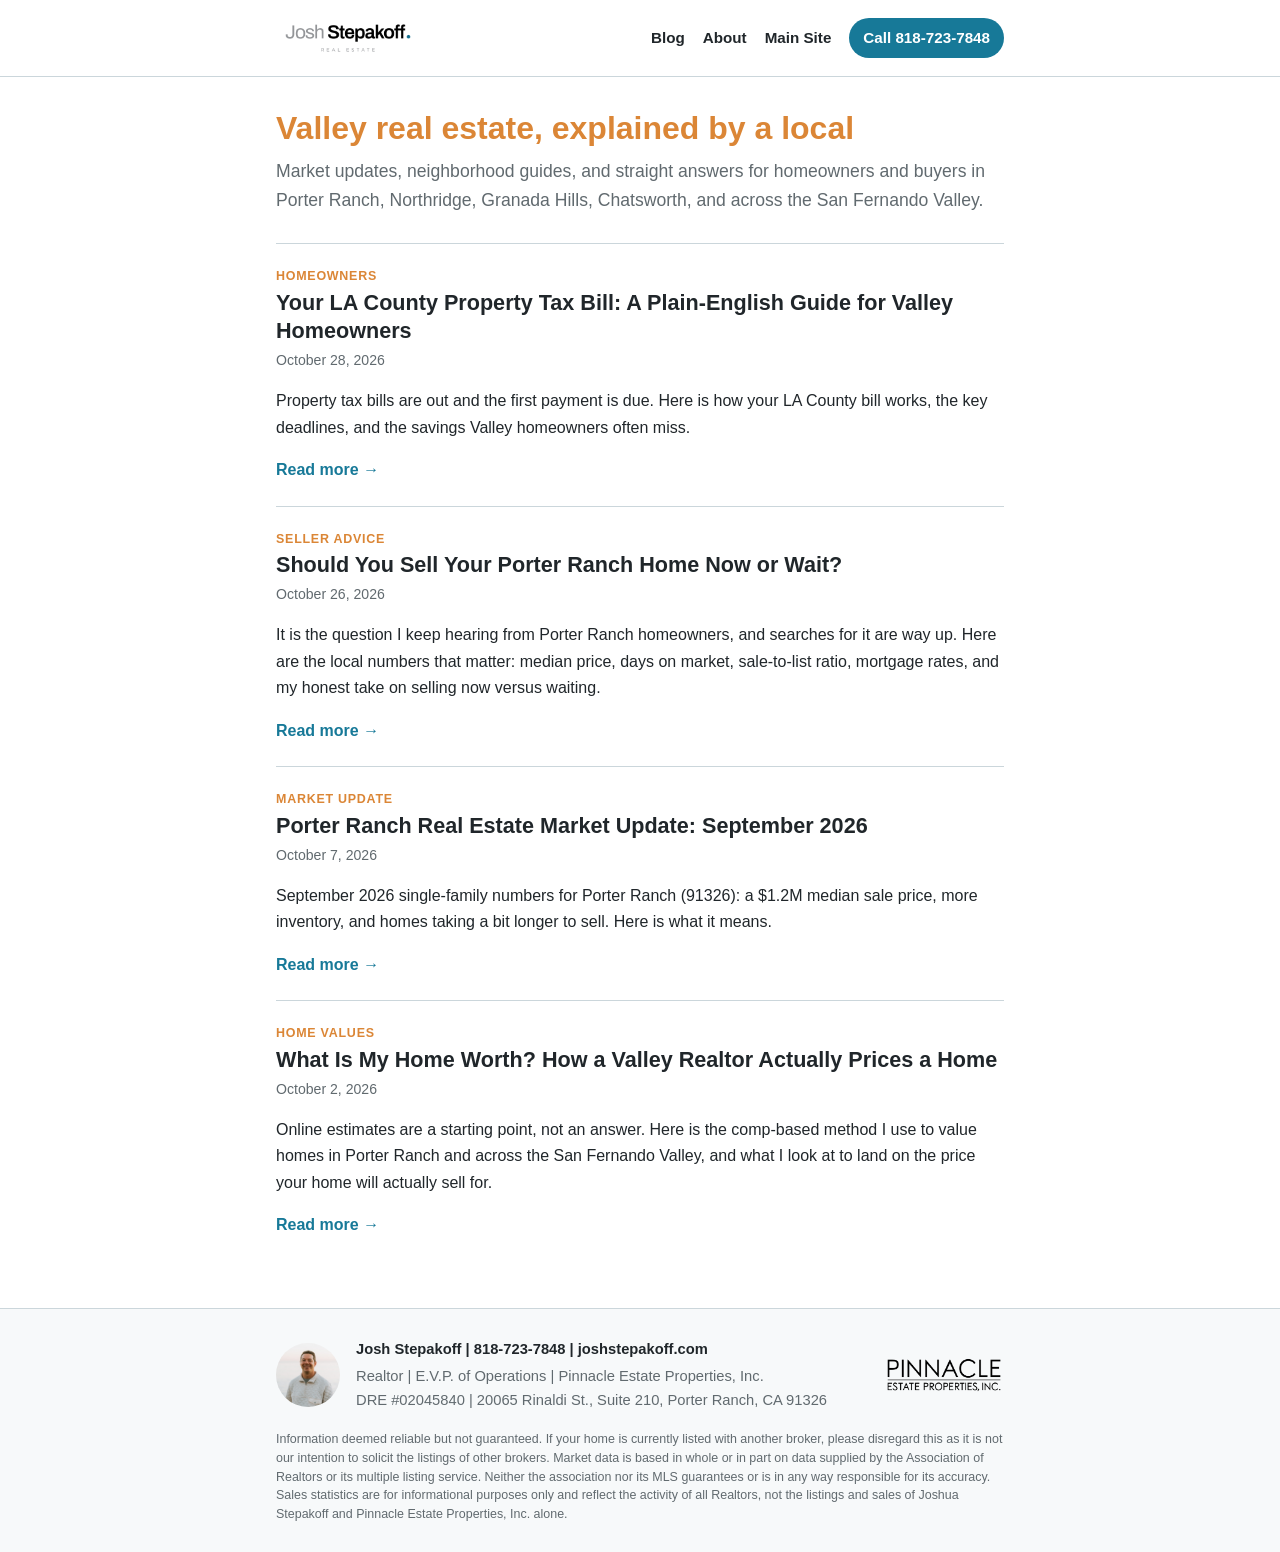
<file: docs/index.html>
<!doctype html>
<html lang="en">
<head>
  <meta charset="utf-8">
  <meta name="viewport" content="width=device-width, initial-scale=1">
  <title>San Fernando Valley Real Estate Blog | Josh Stepakoff</title>
  <meta name="description" content="San Fernando Valley real estate, explained by a local Realtor. Market updates, neighborhood guides, and practical advice for Porter Ranch, Northridge, Granada Hills, Chatsworth, and beyond.">
  <meta name="author" content="Josh Stepakoff">
  <link rel="canonical" href="https://blog.joshstepakoff.com/">
  <meta property="og:site_name" content="Josh Stepakoff Real Estate Blog">
  <meta property="og:title" content="San Fernando Valley Real Estate Blog | Josh Stepakoff">
  <meta property="og:description" content="San Fernando Valley real estate, explained by a local Realtor. Market updates, neighborhood guides, and practical advice for Porter Ranch, Northridge, Granada Hills, Chatsworth, and beyond.">
  <meta property="og:url" content="https://blog.joshstepakoff.com/">
  <meta property="og:type" content="website">
  <meta property="og:image" content="https://blog.joshstepakoff.com/assets/img/headshot.jpg">
  <meta name="twitter:card" content="summary">
  <link rel="alternate" type="application/rss+xml" title="Josh Stepakoff Real Estate Blog" href="https://blog.joshstepakoff.com/feed.xml">
  <link rel="stylesheet" href="/assets/css/style.css">
  <link rel="icon" href="/assets/img/logo.png">
  <script type="application/ld+json">{"@context": "https://schema.org", "@type": "RealEstateAgent", "@id": "https://joshstepakoff.com/#agent", "name": "Josh Stepakoff", "alternateName": "Joshua Stepakoff", "jobTitle": "Realtor", "url": "https://joshstepakoff.com", "image": "https://blog.joshstepakoff.com/assets/img/headshot.jpg", "telephone": "+18187237848", "address": {"@type": "PostalAddress", "streetAddress": "20065 Rinaldi St., Suite 210", "addressLocality": "Porter Ranch", "addressRegion": "CA", "postalCode": "91326", "addressCountry": "US"}, "areaServed": [{"@type": "Place", "name": "Porter Ranch, CA"}, {"@type": "Place", "name": "Northridge, CA"}, {"@type": "Place", "name": "Granada Hills, CA"}, {"@type": "Place", "name": "Chatsworth, CA"}, {"@type": "Place", "name": "San Fernando Valley, CA"}], "parentOrganization": {"@type": "RealEstateAgent", "name": "Pinnacle Estate Properties, Inc."}, "hasCredential": {"@type": "EducationalOccupationalCredential", "credentialCategory": "California DRE License", "identifier": "02045840"}, "sameAs": ["https://joshstepakoff.com", "https://prhomevalue.com", "https://www.instagram.com/jstepakoff/"]}</script>
  
  
</head>
<body>
  <header class="site-header">
    <div class="wrap header-row">
      <a class="brand" href="/"><img src="/assets/img/logo.png" alt="Josh Stepakoff Real Estate" class="brand-logo"></a>
      <nav class="nav">
        <a href="/">Blog</a>
        <a href="/about/">About</a>
        <a href="https://joshstepakoff.com">Main Site</a>
        <a class="nav-cta" href="tel:+18187237848">Call 818-723-7848</a>
      </nav>
    </div>
  </header>

  <main class="wrap">
<section class="intro">
  <h1>Valley real estate, explained by a local</h1>
  <p class="lede">Market updates, neighborhood guides, and straight answers for homeowners and buyers in Porter Ranch, Northridge, Granada Hills, Chatsworth, and across the San Fernando Valley.</p>
</section>
<section class="post-list">
  <article class="post-card">
    <p class="eyebrow">Homeowners</p>
    <h2><a href="/la-county-property-tax-guide-valley-homeowners/">Your LA County Property Tax Bill: A Plain-English Guide for Valley Homeowners</a></h2>
    <p class="card-date">October 28, 2026</p>
    <p>Property tax bills are out and the first payment is due. Here is how your LA County bill works, the key deadlines, and the savings Valley homeowners often miss.</p>
    <a class="read-more" href="/la-county-property-tax-guide-valley-homeowners/">Read more &rarr;</a>
  </article>
  <article class="post-card">
    <p class="eyebrow">Seller Advice</p>
    <h2><a href="/should-you-sell-your-porter-ranch-home-now-or-wait/">Should You Sell Your Porter Ranch Home Now or Wait?</a></h2>
    <p class="card-date">October 26, 2026</p>
    <p>It is the question I keep hearing from Porter Ranch homeowners, and searches for it are way up. Here are the local numbers that matter: median price, days on market, sale-to-list ratio, mortgage rates, and my honest take on selling now versus waiting.</p>
    <a class="read-more" href="/should-you-sell-your-porter-ranch-home-now-or-wait/">Read more &rarr;</a>
  </article>
  <article class="post-card">
    <p class="eyebrow">Market Update</p>
    <h2><a href="/porter-ranch-market-update-september-2026/">Porter Ranch Real Estate Market Update: September 2026</a></h2>
    <p class="card-date">October 7, 2026</p>
    <p>September 2026 single-family numbers for Porter Ranch (91326): a $1.2M median sale price, more inventory, and homes taking a bit longer to sell. Here is what it means.</p>
    <a class="read-more" href="/porter-ranch-market-update-september-2026/">Read more &rarr;</a>
  </article>
  <article class="post-card">
    <p class="eyebrow">Home Values</p>
    <h2><a href="/what-is-my-valley-home-worth/">What Is My Home Worth? How a Valley Realtor Actually Prices a Home</a></h2>
    <p class="card-date">October 2, 2026</p>
    <p>Online estimates are a starting point, not an answer. Here is the comp-based method I use to value homes in Porter Ranch and across the San Fernando Valley, and what I look at to land on the price your home will actually sell for.</p>
    <a class="read-more" href="/what-is-my-valley-home-worth/">Read more &rarr;</a>
  </article>
</section>
  </main>

  <footer class="site-footer">
    <div class="wrap">
      <div class="footer-id">
        <img class="headshot" src="/assets/img/headshot.jpg" alt="Josh Stepakoff" loading="lazy">
        <div>
          <p class="footer-signature">Josh Stepakoff | <a href="tel:+18187237848">818-723-7848</a> | <a href="https://joshstepakoff.com">joshstepakoff.com</a></p>
          <p class="footer-meta">Realtor | E.V.P. of Operations | Pinnacle Estate Properties, Inc.</p>
          <p class="footer-meta">DRE #02045840 | 20065 Rinaldi St., Suite 210, Porter Ranch, CA 91326</p>
        </div>
        <img class="broker-logo" src="/assets/img/pinnacle-logo.png" alt="Pinnacle Estate Properties" loading="lazy">
      </div>
      <p class="footer-disclaimer">Information deemed reliable but not guaranteed. If your home is currently listed with another broker, please disregard this as it is not our intention to solicit the listings of other brokers. Market data is based in whole or in part on data supplied by the Association of Realtors or its multiple listing service. Neither the association nor its MLS guarantees or is in any way responsible for its accuracy. Sales statistics are for informational purposes only and reflect the activity of all Realtors, not the listings and sales of Joshua Stepakoff and Pinnacle Estate Properties, Inc. alone.</p>
    </div>
  </footer>
</body>
</html>
</file>
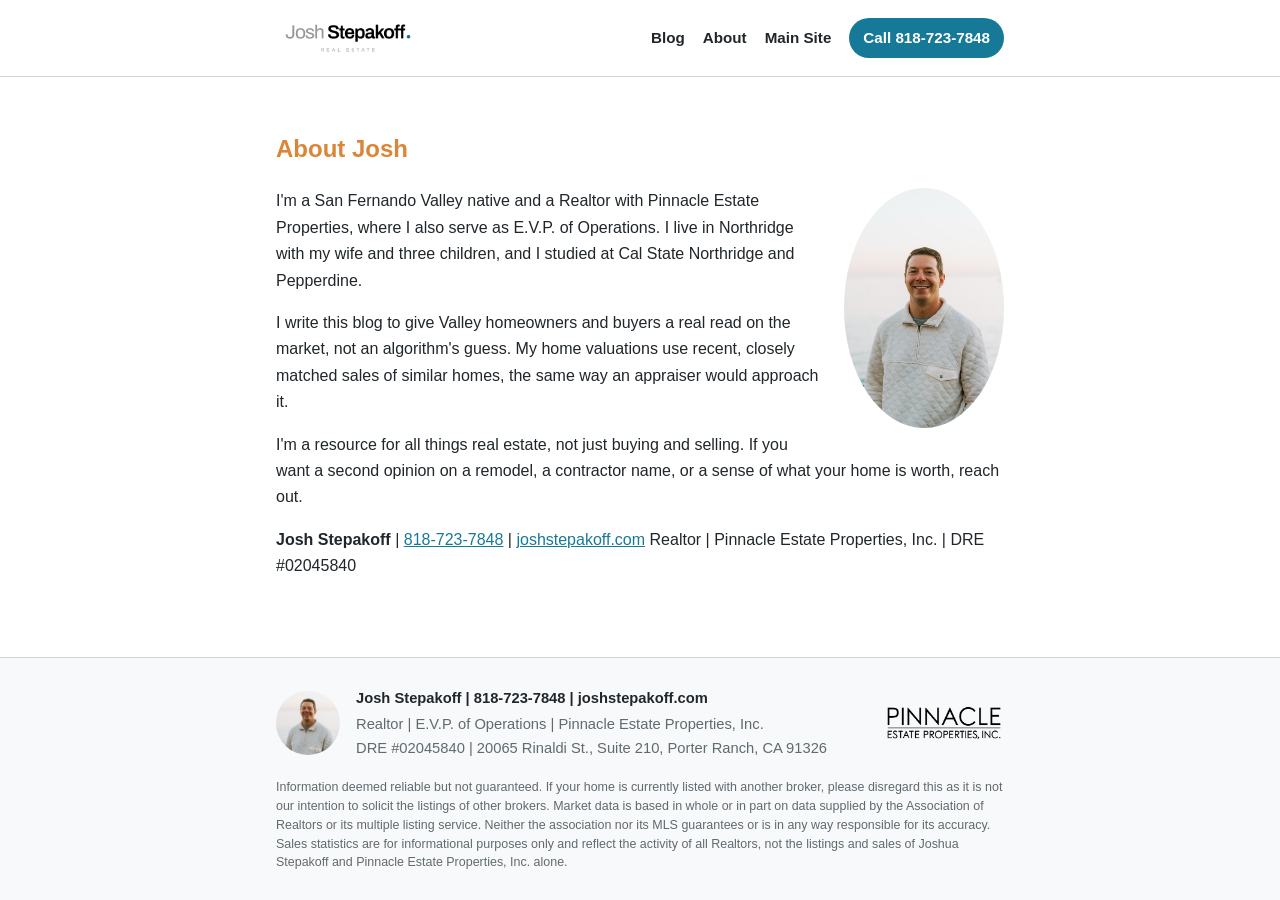
<file: docs/about/index.html>
<!doctype html>
<html lang="en">
<head>
  <meta charset="utf-8">
  <meta name="viewport" content="width=device-width, initial-scale=1">
  <title>About Josh Stepakoff | San Fernando Valley Realtor</title>
  <meta name="description" content="Josh Stepakoff is a San Fernando Valley native and Realtor with Pinnacle Estate Properties, serving Porter Ranch, Northridge, Granada Hills, Chatsworth, and the greater Valley.">
  <meta name="author" content="Josh Stepakoff">
  <link rel="canonical" href="https://blog.joshstepakoff.com/about/">
  <meta property="og:site_name" content="Josh Stepakoff Real Estate Blog">
  <meta property="og:title" content="About Josh Stepakoff | San Fernando Valley Realtor">
  <meta property="og:description" content="Josh Stepakoff is a San Fernando Valley native and Realtor with Pinnacle Estate Properties, serving Porter Ranch, Northridge, Granada Hills, Chatsworth, and the greater Valley.">
  <meta property="og:url" content="https://blog.joshstepakoff.com/about/">
  <meta property="og:type" content="website">
  <meta property="og:image" content="https://blog.joshstepakoff.com/assets/img/headshot.jpg">
  <meta name="twitter:card" content="summary">
  <link rel="alternate" type="application/rss+xml" title="Josh Stepakoff Real Estate Blog" href="https://blog.joshstepakoff.com/feed.xml">
  <link rel="stylesheet" href="/assets/css/style.css">
  <link rel="icon" href="/assets/img/logo.png">
  <script type="application/ld+json">{"@context": "https://schema.org", "@type": "RealEstateAgent", "@id": "https://joshstepakoff.com/#agent", "name": "Josh Stepakoff", "alternateName": "Joshua Stepakoff", "jobTitle": "Realtor", "url": "https://joshstepakoff.com", "image": "https://blog.joshstepakoff.com/assets/img/headshot.jpg", "telephone": "+18187237848", "address": {"@type": "PostalAddress", "streetAddress": "20065 Rinaldi St., Suite 210", "addressLocality": "Porter Ranch", "addressRegion": "CA", "postalCode": "91326", "addressCountry": "US"}, "areaServed": [{"@type": "Place", "name": "Porter Ranch, CA"}, {"@type": "Place", "name": "Northridge, CA"}, {"@type": "Place", "name": "Granada Hills, CA"}, {"@type": "Place", "name": "Chatsworth, CA"}, {"@type": "Place", "name": "San Fernando Valley, CA"}], "parentOrganization": {"@type": "RealEstateAgent", "name": "Pinnacle Estate Properties, Inc."}, "hasCredential": {"@type": "EducationalOccupationalCredential", "credentialCategory": "California DRE License", "identifier": "02045840"}, "sameAs": ["https://joshstepakoff.com", "https://prhomevalue.com", "https://www.instagram.com/jstepakoff/"]}</script>
  
  
</head>
<body>
  <header class="site-header">
    <div class="wrap header-row">
      <a class="brand" href="/"><img src="/assets/img/logo.png" alt="Josh Stepakoff Real Estate" class="brand-logo"></a>
      <nav class="nav">
        <a href="/">Blog</a>
        <a href="/about/">About</a>
        <a href="https://joshstepakoff.com">Main Site</a>
        <a class="nav-cta" href="tel:+18187237848">Call 818-723-7848</a>
      </nav>
    </div>
  </header>

  <main class="wrap">
<article class="post about">
<h1>About Josh</h1>
<img class="about-photo" src="/assets/img/headshot.jpg" alt="Josh Stepakoff">
<p>I'm a San Fernando Valley native and a Realtor with Pinnacle Estate Properties, where I also serve as E.V.P. of Operations. I live in Northridge with my wife and three children, and I studied at Cal State Northridge and Pepperdine.</p>
<p>I write this blog to give Valley homeowners and buyers a real read on the market, not an algorithm's guess. My home valuations use recent, closely matched sales of similar homes, the same way an appraiser would approach it.</p>
<p>I'm a resource for all things real estate, not just buying and selling. If you want a second opinion on a remodel, a contractor name, or a sense of what your home is worth, reach out.</p>
<p><strong>Josh Stepakoff</strong> | <a href="tel:+18187237848">818-723-7848</a> | <a href="https://joshstepakoff.com">joshstepakoff.com</a>
Realtor | Pinnacle Estate Properties, Inc. | DRE #02045840</p>
</article>
  </main>

  <footer class="site-footer">
    <div class="wrap">
      <div class="footer-id">
        <img class="headshot" src="/assets/img/headshot.jpg" alt="Josh Stepakoff" loading="lazy">
        <div>
          <p class="footer-signature">Josh Stepakoff | <a href="tel:+18187237848">818-723-7848</a> | <a href="https://joshstepakoff.com">joshstepakoff.com</a></p>
          <p class="footer-meta">Realtor | E.V.P. of Operations | Pinnacle Estate Properties, Inc.</p>
          <p class="footer-meta">DRE #02045840 | 20065 Rinaldi St., Suite 210, Porter Ranch, CA 91326</p>
        </div>
        <img class="broker-logo" src="/assets/img/pinnacle-logo.png" alt="Pinnacle Estate Properties" loading="lazy">
      </div>
      <p class="footer-disclaimer">Information deemed reliable but not guaranteed. If your home is currently listed with another broker, please disregard this as it is not our intention to solicit the listings of other brokers. Market data is based in whole or in part on data supplied by the Association of Realtors or its multiple listing service. Neither the association nor its MLS guarantees or is in any way responsible for its accuracy. Sales statistics are for informational purposes only and reflect the activity of all Realtors, not the listings and sales of Joshua Stepakoff and Pinnacle Estate Properties, Inc. alone.</p>
    </div>
  </footer>
</body>
</html>
</file>
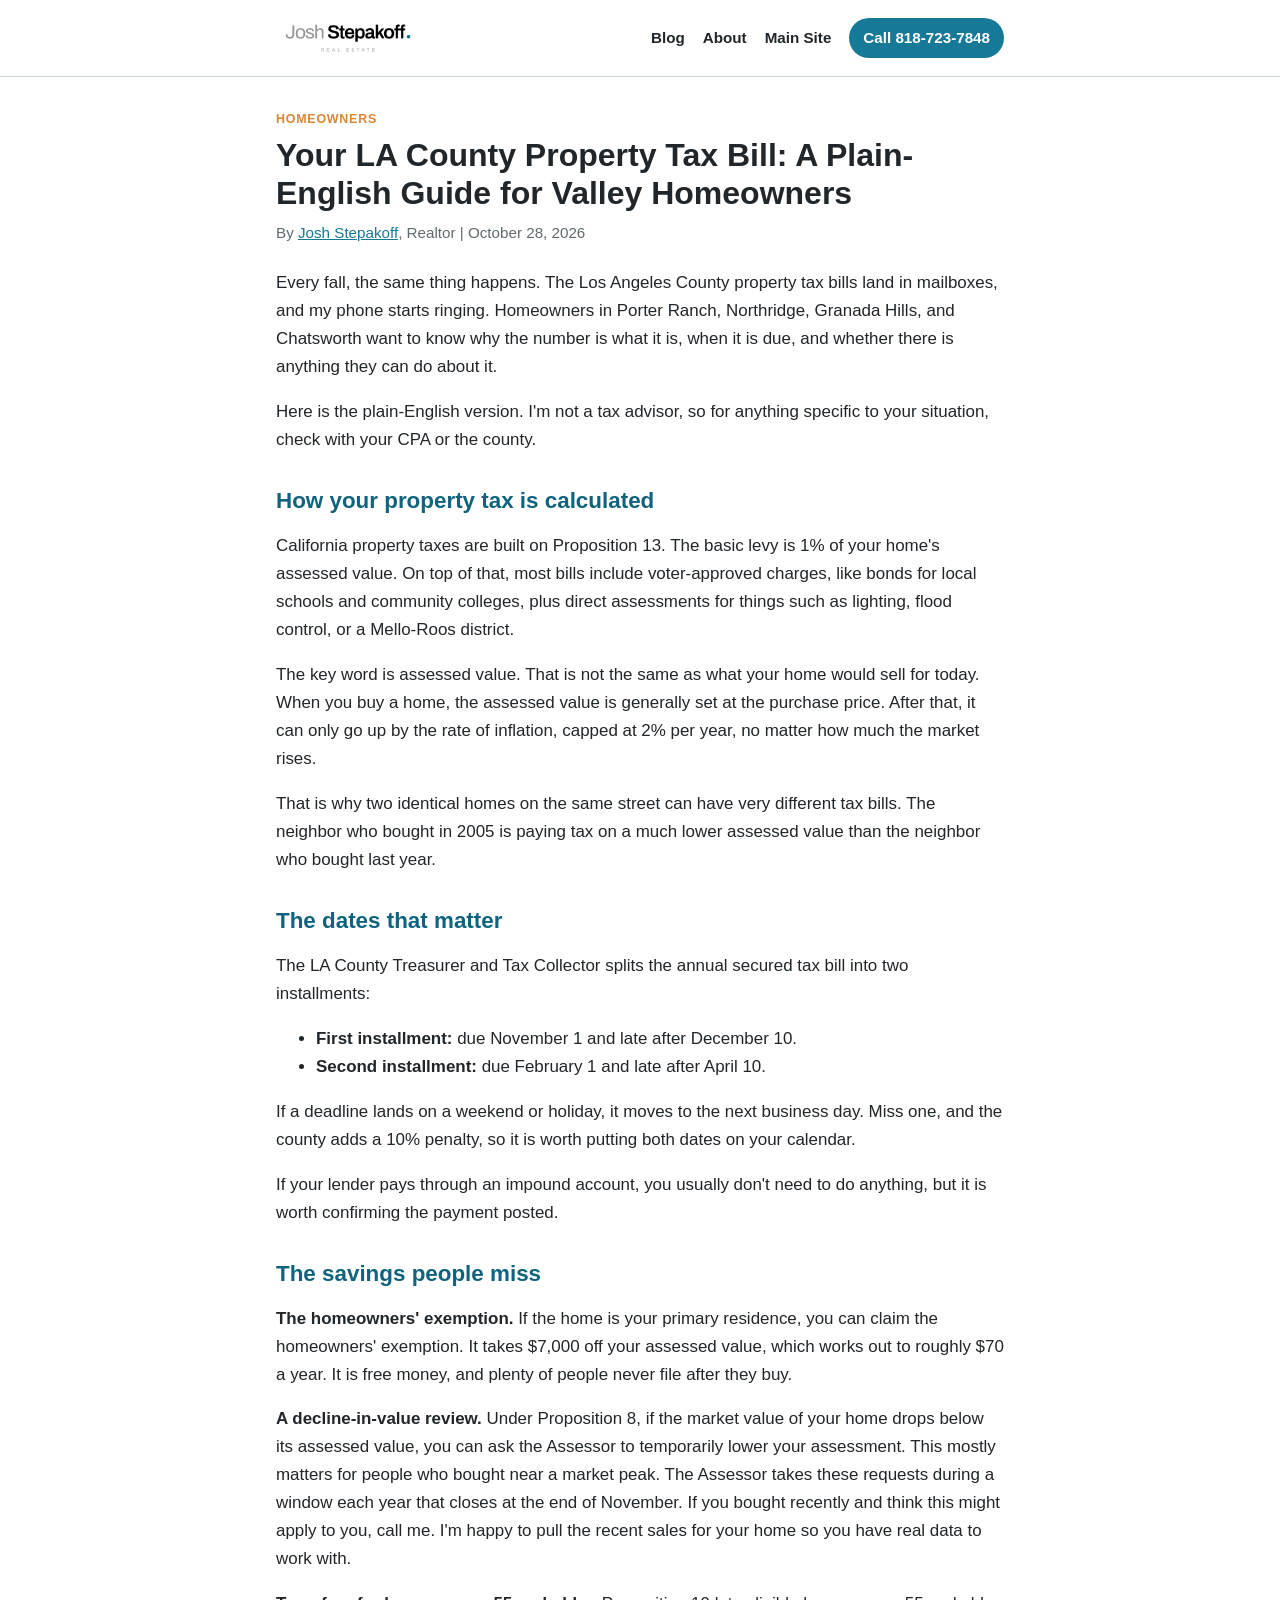
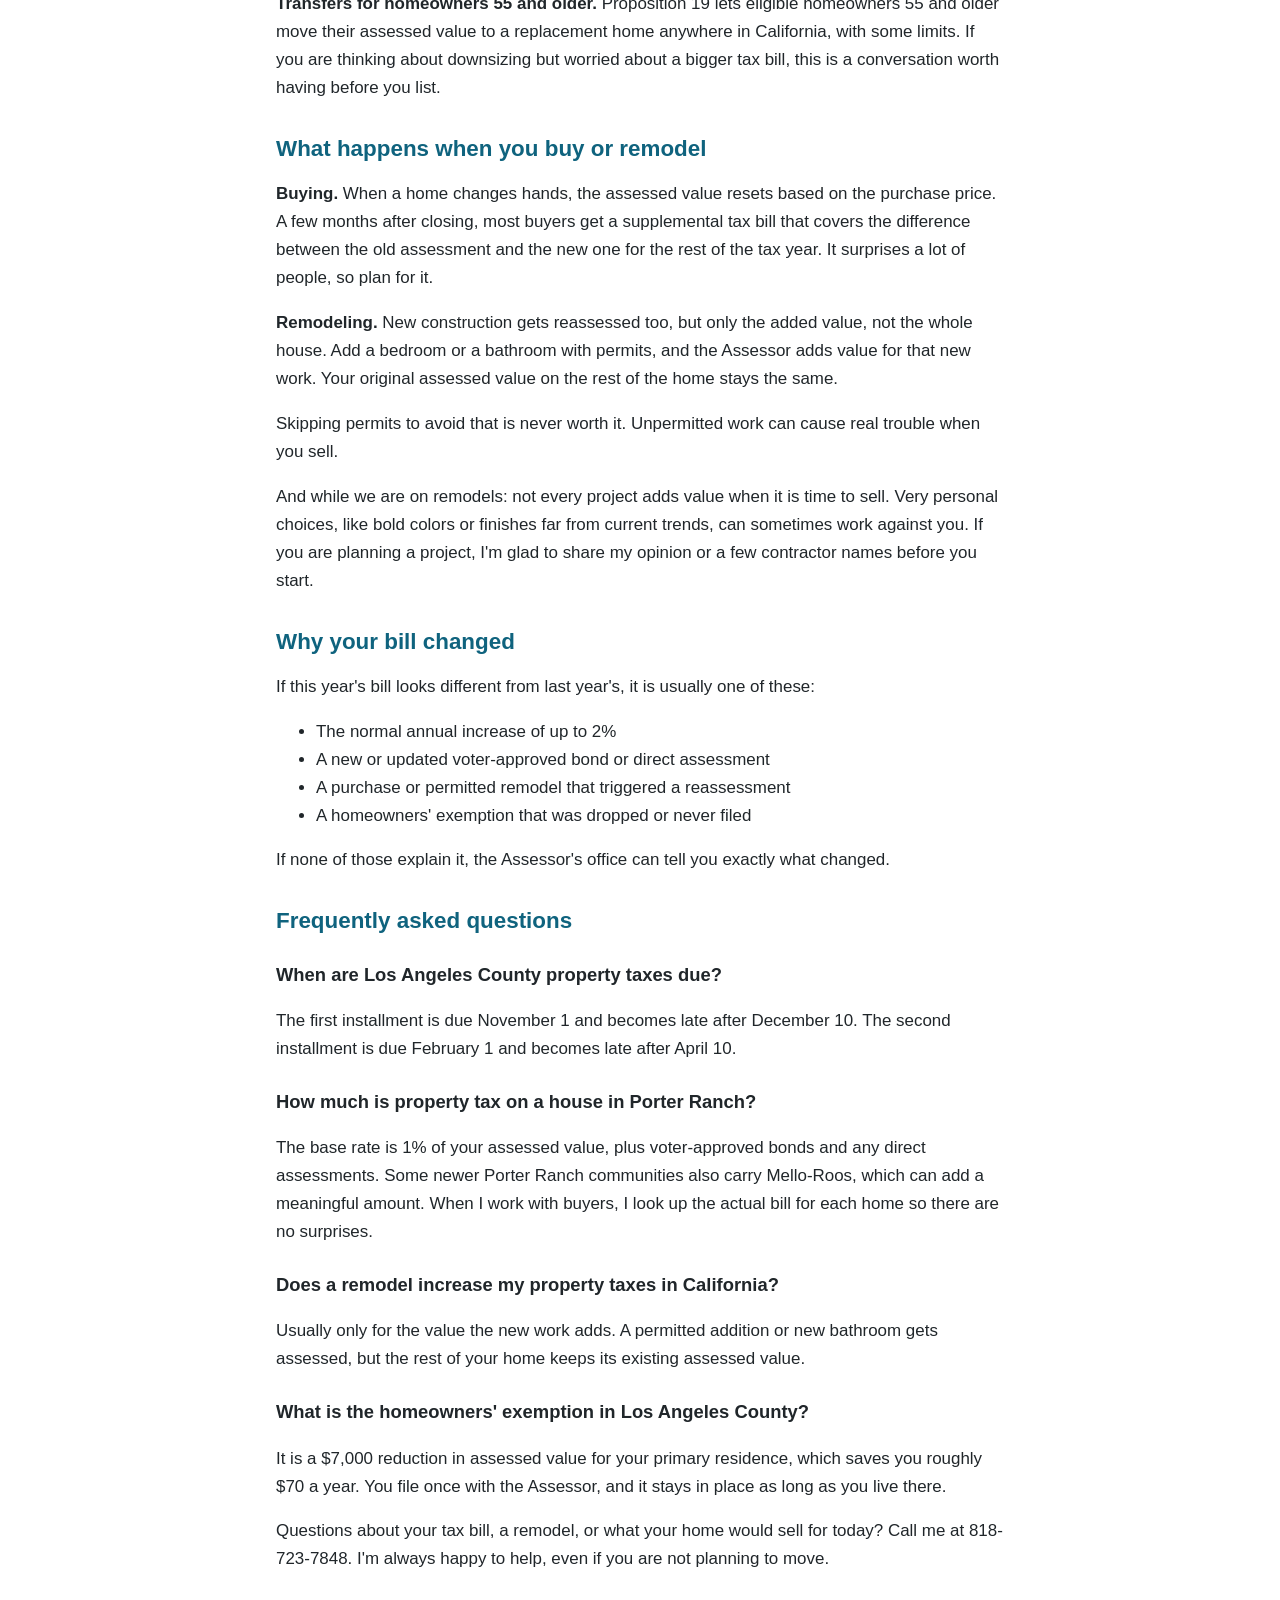
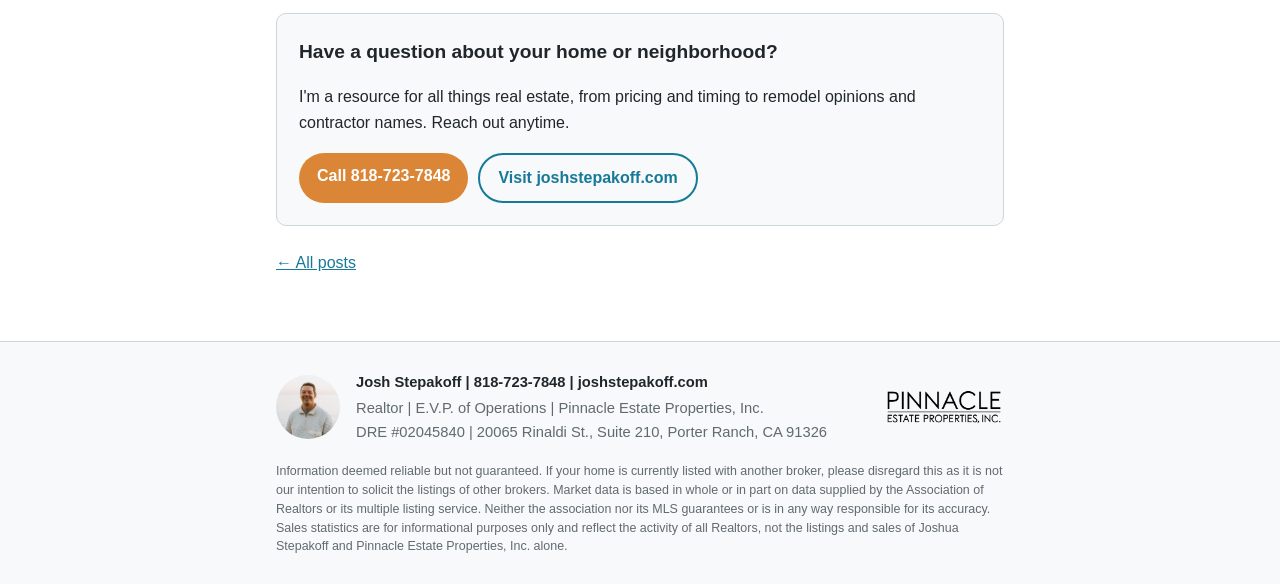
<file: docs/la-county-property-tax-guide-valley-homeowners/index.html>
<!doctype html>
<html lang="en">
<head>
  <meta charset="utf-8">
  <meta name="viewport" content="width=device-width, initial-scale=1">
  <title>Your LA County Property Tax Bill: A Plain-English Guide for Valley Homeowners | Josh Stepakoff</title>
  <meta name="description" content="Property tax bills are out and the first payment is due. Here is how your LA County bill works, the key deadlines, and the savings Valley homeowners often miss.">
  <meta name="author" content="Josh Stepakoff">
  <link rel="canonical" href="https://blog.joshstepakoff.com/la-county-property-tax-guide-valley-homeowners/">
  <meta property="og:site_name" content="Josh Stepakoff Real Estate Blog">
  <meta property="og:title" content="Your LA County Property Tax Bill: A Plain-English Guide for Valley Homeowners | Josh Stepakoff">
  <meta property="og:description" content="Property tax bills are out and the first payment is due. Here is how your LA County bill works, the key deadlines, and the savings Valley homeowners often miss.">
  <meta property="og:url" content="https://blog.joshstepakoff.com/la-county-property-tax-guide-valley-homeowners/">
  <meta property="og:type" content="article">
  <meta property="og:image" content="https://blog.joshstepakoff.com/assets/img/headshot.jpg">
  <meta name="twitter:card" content="summary">
  <link rel="alternate" type="application/rss+xml" title="Josh Stepakoff Real Estate Blog" href="https://blog.joshstepakoff.com/feed.xml">
  <link rel="stylesheet" href="/assets/css/style.css">
  <link rel="icon" href="/assets/img/logo.png">
  <script type="application/ld+json">{"@context": "https://schema.org", "@type": "RealEstateAgent", "@id": "https://joshstepakoff.com/#agent", "name": "Josh Stepakoff", "alternateName": "Joshua Stepakoff", "jobTitle": "Realtor", "url": "https://joshstepakoff.com", "image": "https://blog.joshstepakoff.com/assets/img/headshot.jpg", "telephone": "+18187237848", "address": {"@type": "PostalAddress", "streetAddress": "20065 Rinaldi St., Suite 210", "addressLocality": "Porter Ranch", "addressRegion": "CA", "postalCode": "91326", "addressCountry": "US"}, "areaServed": [{"@type": "Place", "name": "Porter Ranch, CA"}, {"@type": "Place", "name": "Northridge, CA"}, {"@type": "Place", "name": "Granada Hills, CA"}, {"@type": "Place", "name": "Chatsworth, CA"}, {"@type": "Place", "name": "San Fernando Valley, CA"}], "parentOrganization": {"@type": "RealEstateAgent", "name": "Pinnacle Estate Properties, Inc."}, "hasCredential": {"@type": "EducationalOccupationalCredential", "credentialCategory": "California DRE License", "identifier": "02045840"}, "sameAs": ["https://joshstepakoff.com", "https://prhomevalue.com", "https://www.instagram.com/jstepakoff/"]}</script>
  <script type="application/ld+json">{"@context": "https://schema.org", "@type": "BlogPosting", "headline": "Your LA County Property Tax Bill: A Plain-English Guide for Valley Homeowners", "description": "Property tax bills are out and the first payment is due. Here is how your LA County bill works, the key deadlines, and the savings Valley homeowners often miss.", "datePublished": "2026-10-28", "dateModified": "2026-10-28", "mainEntityOfPage": "https://blog.joshstepakoff.com/la-county-property-tax-guide-valley-homeowners/", "image": "https://blog.joshstepakoff.com/assets/img/headshot.jpg", "author": {"@type": "Person", "@id": "https://joshstepakoff.com/#agent", "name": "Josh Stepakoff", "url": "https://joshstepakoff.com"}, "publisher": {"@id": "https://joshstepakoff.com/#agent"}}</script>
  <script type="application/ld+json">{"@context": "https://schema.org", "@type": "FAQPage", "mainEntity": [{"@type": "Question", "name": "When are Los Angeles County property taxes due?", "acceptedAnswer": {"@type": "Answer", "text": "The first installment is due November 1 and becomes late after December 10. The second installment is due February 1 and becomes late after April 10."}}, {"@type": "Question", "name": "How much is property tax on a house in Porter Ranch?", "acceptedAnswer": {"@type": "Answer", "text": "The base rate is 1% of your assessed value, plus voter-approved bonds and any direct assessments. Some newer Porter Ranch communities also carry Mello-Roos, which can add a meaningful amount. When I work with buyers, I look up the actual bill for each home so there are no surprises."}}, {"@type": "Question", "name": "Does a remodel increase my property taxes in California?", "acceptedAnswer": {"@type": "Answer", "text": "Usually only for the value the new work adds. A permitted addition or new bathroom gets assessed, but the rest of your home keeps its existing assessed value."}}, {"@type": "Question", "name": "What is the homeowners' exemption in Los Angeles County?", "acceptedAnswer": {"@type": "Answer", "text": "It is a $7,000 reduction in assessed value for your primary residence, which saves you roughly $70 a year. You file once with the Assessor, and it stays in place as long as you live there. Questions about your tax bill, a remodel, or what your home would sell for today? Call me at 818-723-7848. I'm always happy to help, even if you are not planning to move."}}]}</script>
</head>
<body>
  <header class="site-header">
    <div class="wrap header-row">
      <a class="brand" href="/"><img src="/assets/img/logo.png" alt="Josh Stepakoff Real Estate" class="brand-logo"></a>
      <nav class="nav">
        <a href="/">Blog</a>
        <a href="/about/">About</a>
        <a href="https://joshstepakoff.com">Main Site</a>
        <a class="nav-cta" href="tel:+18187237848">Call 818-723-7848</a>
      </nav>
    </div>
  </header>

  <main class="wrap">
<article class="post">
  
  <header class="post-header">
    <p class="eyebrow">Homeowners</p>
    <h1>Your LA County Property Tax Bill: A Plain-English Guide for Valley Homeowners</h1>
    <p class="byline">By <a href="https://joshstepakoff.com">Josh Stepakoff</a>, Realtor | <time datetime="2026-10-28">October 28, 2026</time></p>
  </header>
  <div class="post-body">
<p>Every fall, the same thing happens. The Los Angeles County property tax bills land in mailboxes, and my phone starts ringing. Homeowners in Porter Ranch, Northridge, Granada Hills, and Chatsworth want to know why the number is what it is, when it is due, and whether there is anything they can do about it.</p>
<p>Here is the plain-English version. I'm not a tax advisor, so for anything specific to your situation, check with your CPA or the county.</p>
<h2>How your property tax is calculated</h2>
<p>California property taxes are built on Proposition 13. The basic levy is 1% of your home's assessed value. On top of that, most bills include voter-approved charges, like bonds for local schools and community colleges, plus direct assessments for things such as lighting, flood control, or a Mello-Roos district.</p>
<p>The key word is assessed value. That is not the same as what your home would sell for today. When you buy a home, the assessed value is generally set at the purchase price. After that, it can only go up by the rate of inflation, capped at 2% per year, no matter how much the market rises.</p>
<p>That is why two identical homes on the same street can have very different tax bills. The neighbor who bought in 2005 is paying tax on a much lower assessed value than the neighbor who bought last year.</p>
<h2>The dates that matter</h2>
<p>The LA County Treasurer and Tax Collector splits the annual secured tax bill into two installments:</p>
<ul>
<li><strong>First installment:</strong> due November 1 and late after December 10.</li>
<li><strong>Second installment:</strong> due February 1 and late after April 10.</li>
</ul>
<p>If a deadline lands on a weekend or holiday, it moves to the next business day. Miss one, and the county adds a 10% penalty, so it is worth putting both dates on your calendar.</p>
<p>If your lender pays through an impound account, you usually don't need to do anything, but it is worth confirming the payment posted.</p>
<h2>The savings people miss</h2>
<p><strong>The homeowners' exemption.</strong> If the home is your primary residence, you can claim the homeowners' exemption. It takes $7,000 off your assessed value, which works out to roughly $70 a year. It is free money, and plenty of people never file after they buy.</p>
<p><strong>A decline-in-value review.</strong> Under Proposition 8, if the market value of your home drops below its assessed value, you can ask the Assessor to temporarily lower your assessment. This mostly matters for people who bought near a market peak. The Assessor takes these requests during a window each year that closes at the end of November. If you bought recently and think this might apply to you, call me. I'm happy to pull the recent sales for your home so you have real data to work with.</p>
<p><strong>Transfers for homeowners 55 and older.</strong> Proposition 19 lets eligible homeowners 55 and older move their assessed value to a replacement home anywhere in California, with some limits. If you are thinking about downsizing but worried about a bigger tax bill, this is a conversation worth having before you list.</p>
<h2>What happens when you buy or remodel</h2>
<p><strong>Buying.</strong> When a home changes hands, the assessed value resets based on the purchase price. A few months after closing, most buyers get a supplemental tax bill that covers the difference between the old assessment and the new one for the rest of the tax year. It surprises a lot of people, so plan for it.</p>
<p><strong>Remodeling.</strong> New construction gets reassessed too, but only the added value, not the whole house. Add a bedroom or a bathroom with permits, and the Assessor adds value for that new work. Your original assessed value on the rest of the home stays the same.</p>
<p>Skipping permits to avoid that is never worth it. Unpermitted work can cause real trouble when you sell.</p>
<p>And while we are on remodels: not every project adds value when it is time to sell. Very personal choices, like bold colors or finishes far from current trends, can sometimes work against you. If you are planning a project, I'm glad to share my opinion or a few contractor names before you start.</p>
<h2>Why your bill changed</h2>
<p>If this year's bill looks different from last year's, it is usually one of these:</p>
<ul>
<li>The normal annual increase of up to 2%</li>
<li>A new or updated voter-approved bond or direct assessment</li>
<li>A purchase or permitted remodel that triggered a reassessment</li>
<li>A homeowners' exemption that was dropped or never filed</li>
</ul>
<p>If none of those explain it, the Assessor's office can tell you exactly what changed.</p>
<h2>Frequently asked questions</h2>
<h3>When are Los Angeles County property taxes due?</h3>
<p>The first installment is due November 1 and becomes late after December 10. The second installment is due February 1 and becomes late after April 10.</p>
<h3>How much is property tax on a house in Porter Ranch?</h3>
<p>The base rate is 1% of your assessed value, plus voter-approved bonds and any direct assessments. Some newer Porter Ranch communities also carry Mello-Roos, which can add a meaningful amount. When I work with buyers, I look up the actual bill for each home so there are no surprises.</p>
<h3>Does a remodel increase my property taxes in California?</h3>
<p>Usually only for the value the new work adds. A permitted addition or new bathroom gets assessed, but the rest of your home keeps its existing assessed value.</p>
<h3>What is the homeowners' exemption in Los Angeles County?</h3>
<p>It is a $7,000 reduction in assessed value for your primary residence, which saves you roughly $70 a year. You file once with the Assessor, and it stays in place as long as you live there.</p>
<p>Questions about your tax bill, a remodel, or what your home would sell for today? Call me at 818-723-7848. I'm always happy to help, even if you are not planning to move.</p>
  </div>
  <aside class="cta-box">
    <h2>Have a question about your home or neighborhood?</h2>
    <p>I'm a resource for all things real estate, from pricing and timing to remodel opinions and contractor names. Reach out anytime.</p>
    <p class="cta-links"><a class="btn" href="tel:+18187237848">Call 818-723-7848</a> <a class="btn btn-ghost" href="https://joshstepakoff.com">Visit joshstepakoff.com</a></p>
  </aside>
  <p class="back"><a href="/">&larr; All posts</a></p>
</article>
  </main>

  <footer class="site-footer">
    <div class="wrap">
      <div class="footer-id">
        <img class="headshot" src="/assets/img/headshot.jpg" alt="Josh Stepakoff" loading="lazy">
        <div>
          <p class="footer-signature">Josh Stepakoff | <a href="tel:+18187237848">818-723-7848</a> | <a href="https://joshstepakoff.com">joshstepakoff.com</a></p>
          <p class="footer-meta">Realtor | E.V.P. of Operations | Pinnacle Estate Properties, Inc.</p>
          <p class="footer-meta">DRE #02045840 | 20065 Rinaldi St., Suite 210, Porter Ranch, CA 91326</p>
        </div>
        <img class="broker-logo" src="/assets/img/pinnacle-logo.png" alt="Pinnacle Estate Properties" loading="lazy">
      </div>
      <p class="footer-disclaimer">Information deemed reliable but not guaranteed. If your home is currently listed with another broker, please disregard this as it is not our intention to solicit the listings of other brokers. Market data is based in whole or in part on data supplied by the Association of Realtors or its multiple listing service. Neither the association nor its MLS guarantees or is in any way responsible for its accuracy. Sales statistics are for informational purposes only and reflect the activity of all Realtors, not the listings and sales of Joshua Stepakoff and Pinnacle Estate Properties, Inc. alone.</p>
    </div>
  </footer>
</body>
</html>
</file>
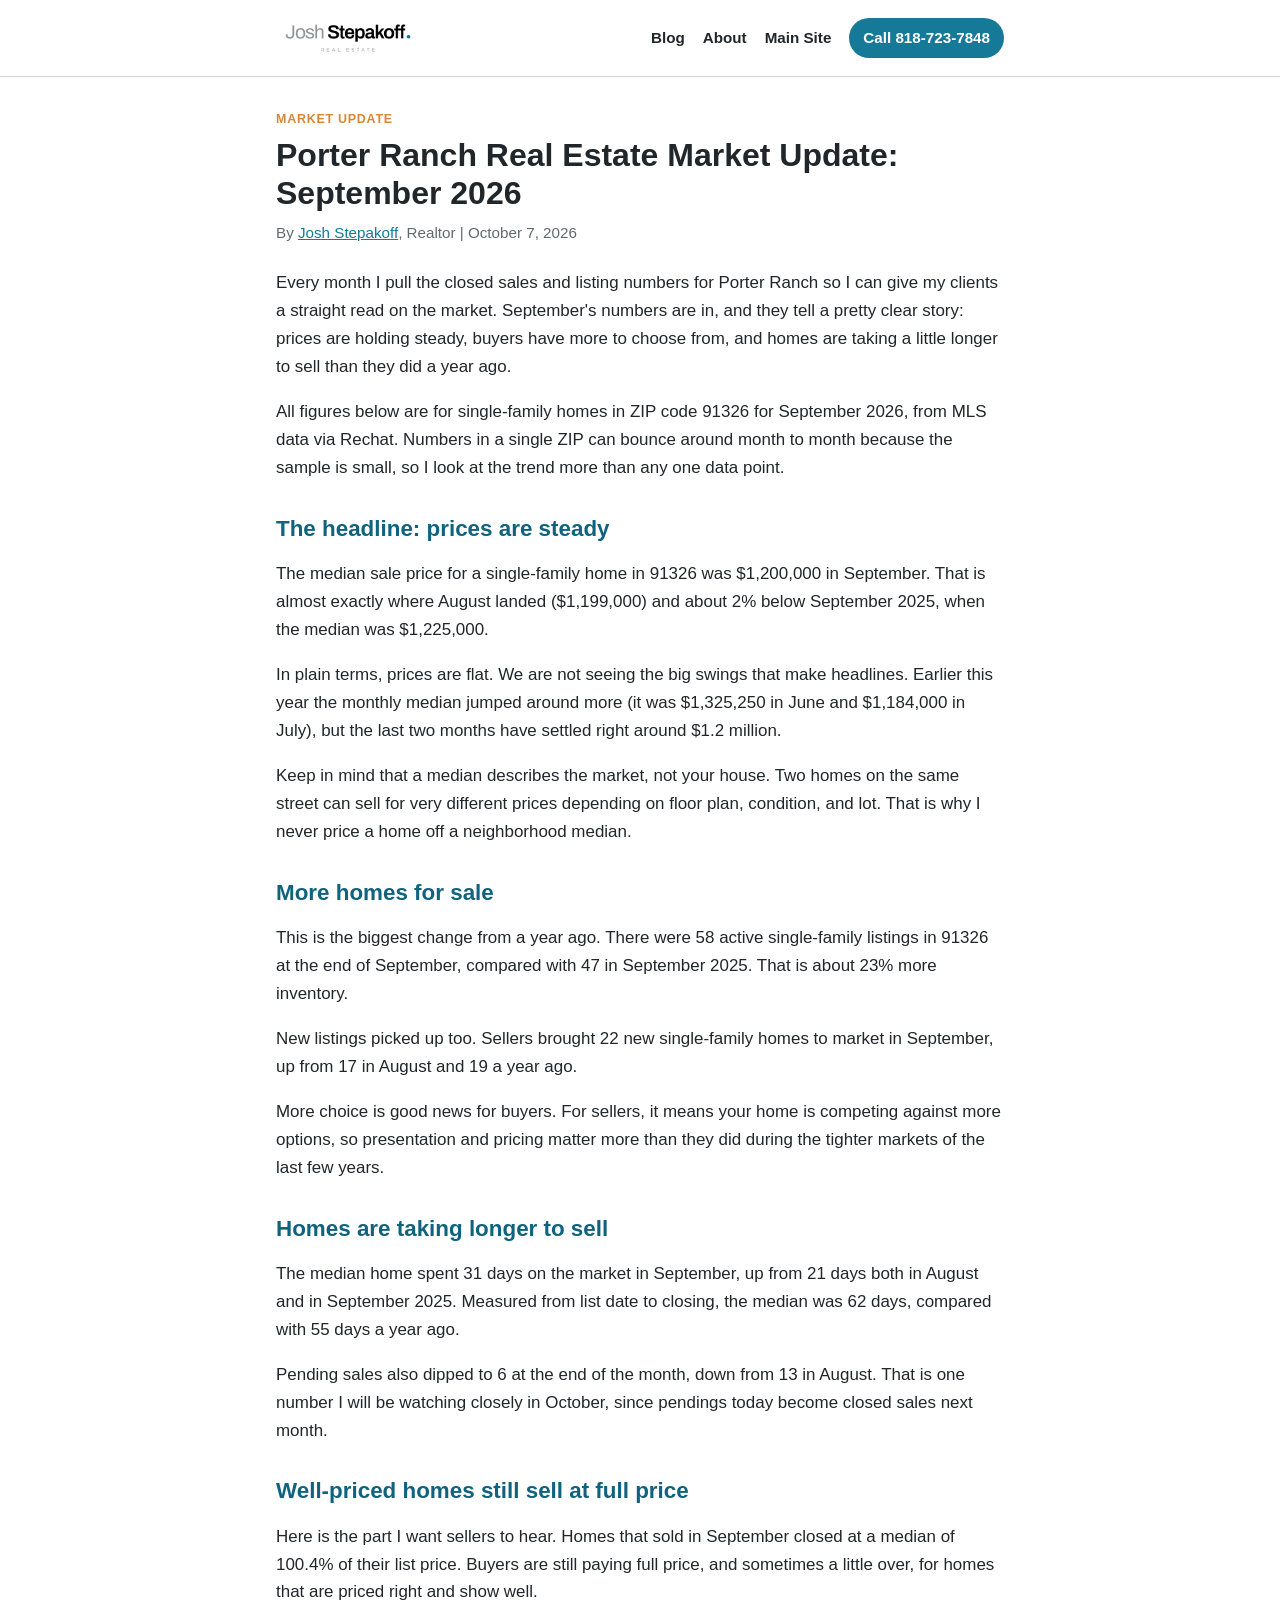
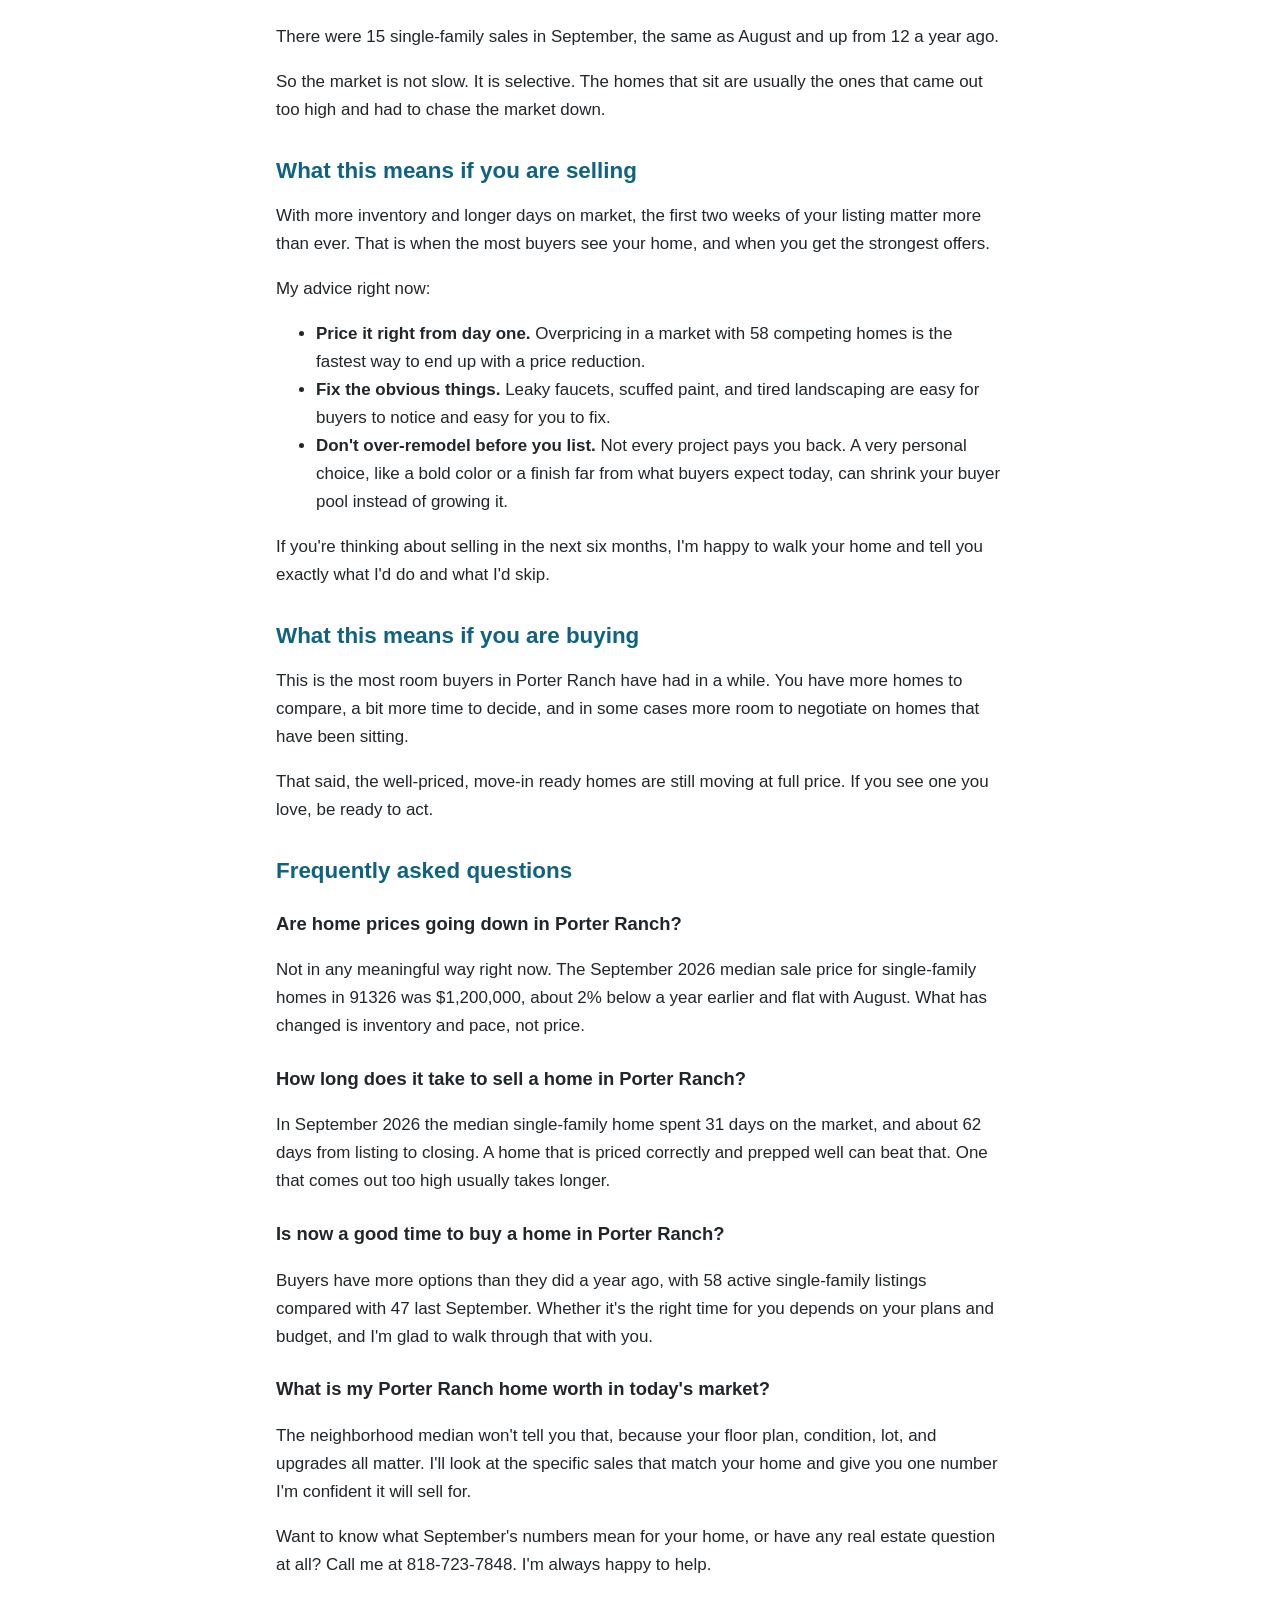
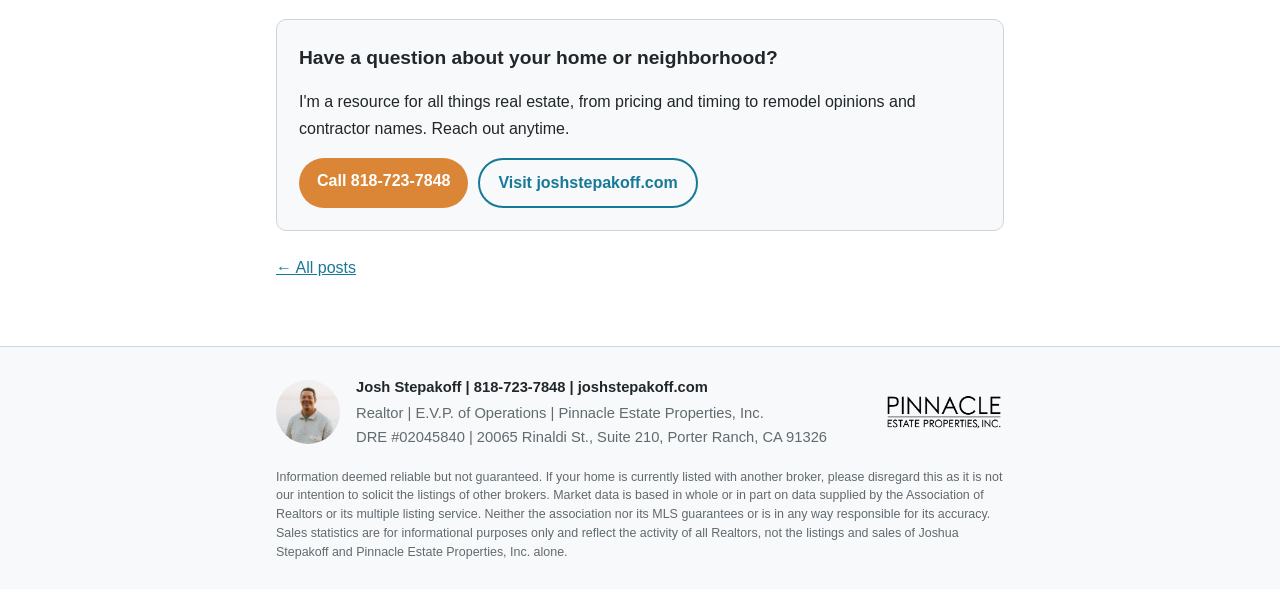
<file: docs/porter-ranch-market-update-september-2026/index.html>
<!doctype html>
<html lang="en">
<head>
  <meta charset="utf-8">
  <meta name="viewport" content="width=device-width, initial-scale=1">
  <title>Porter Ranch Real Estate Market Update: September 2026 | Josh Stepakoff</title>
  <meta name="description" content="September 2026 single-family numbers for Porter Ranch (91326): a $1.2M median sale price, more inventory, and homes taking a bit longer to sell. Here is what it means.">
  <meta name="author" content="Josh Stepakoff">
  <link rel="canonical" href="https://blog.joshstepakoff.com/porter-ranch-market-update-september-2026/">
  <meta property="og:site_name" content="Josh Stepakoff Real Estate Blog">
  <meta property="og:title" content="Porter Ranch Real Estate Market Update: September 2026 | Josh Stepakoff">
  <meta property="og:description" content="September 2026 single-family numbers for Porter Ranch (91326): a $1.2M median sale price, more inventory, and homes taking a bit longer to sell. Here is what it means.">
  <meta property="og:url" content="https://blog.joshstepakoff.com/porter-ranch-market-update-september-2026/">
  <meta property="og:type" content="article">
  <meta property="og:image" content="https://blog.joshstepakoff.com/assets/img/headshot.jpg">
  <meta name="twitter:card" content="summary">
  <link rel="alternate" type="application/rss+xml" title="Josh Stepakoff Real Estate Blog" href="https://blog.joshstepakoff.com/feed.xml">
  <link rel="stylesheet" href="/assets/css/style.css">
  <link rel="icon" href="/assets/img/logo.png">
  <script type="application/ld+json">{"@context": "https://schema.org", "@type": "RealEstateAgent", "@id": "https://joshstepakoff.com/#agent", "name": "Josh Stepakoff", "alternateName": "Joshua Stepakoff", "jobTitle": "Realtor", "url": "https://joshstepakoff.com", "image": "https://blog.joshstepakoff.com/assets/img/headshot.jpg", "telephone": "+18187237848", "address": {"@type": "PostalAddress", "streetAddress": "20065 Rinaldi St., Suite 210", "addressLocality": "Porter Ranch", "addressRegion": "CA", "postalCode": "91326", "addressCountry": "US"}, "areaServed": [{"@type": "Place", "name": "Porter Ranch, CA"}, {"@type": "Place", "name": "Northridge, CA"}, {"@type": "Place", "name": "Granada Hills, CA"}, {"@type": "Place", "name": "Chatsworth, CA"}, {"@type": "Place", "name": "San Fernando Valley, CA"}], "parentOrganization": {"@type": "RealEstateAgent", "name": "Pinnacle Estate Properties, Inc."}, "hasCredential": {"@type": "EducationalOccupationalCredential", "credentialCategory": "California DRE License", "identifier": "02045840"}, "sameAs": ["https://joshstepakoff.com", "https://prhomevalue.com", "https://www.instagram.com/jstepakoff/"]}</script>
  <script type="application/ld+json">{"@context": "https://schema.org", "@type": "BlogPosting", "headline": "Porter Ranch Real Estate Market Update: September 2026", "description": "September 2026 single-family numbers for Porter Ranch (91326): a $1.2M median sale price, more inventory, and homes taking a bit longer to sell. Here is what it means.", "datePublished": "2026-10-07", "dateModified": "2026-10-07", "mainEntityOfPage": "https://blog.joshstepakoff.com/porter-ranch-market-update-september-2026/", "image": "https://blog.joshstepakoff.com/assets/img/headshot.jpg", "author": {"@type": "Person", "@id": "https://joshstepakoff.com/#agent", "name": "Josh Stepakoff", "url": "https://joshstepakoff.com"}, "publisher": {"@id": "https://joshstepakoff.com/#agent"}}</script>
  <script type="application/ld+json">{"@context": "https://schema.org", "@type": "FAQPage", "mainEntity": [{"@type": "Question", "name": "Are home prices going down in Porter Ranch?", "acceptedAnswer": {"@type": "Answer", "text": "Not in any meaningful way right now. The September 2026 median sale price for single-family homes in 91326 was $1,200,000, about 2% below a year earlier and flat with August. What has changed is inventory and pace, not price."}}, {"@type": "Question", "name": "How long does it take to sell a home in Porter Ranch?", "acceptedAnswer": {"@type": "Answer", "text": "In September 2026 the median single-family home spent 31 days on the market, and about 62 days from listing to closing. A home that is priced correctly and prepped well can beat that. One that comes out too high usually takes longer."}}, {"@type": "Question", "name": "Is now a good time to buy a home in Porter Ranch?", "acceptedAnswer": {"@type": "Answer", "text": "Buyers have more options than they did a year ago, with 58 active single-family listings compared with 47 last September. Whether it's the right time for you depends on your plans and budget, and I'm glad to walk through that with you."}}, {"@type": "Question", "name": "What is my Porter Ranch home worth in today's market?", "acceptedAnswer": {"@type": "Answer", "text": "The neighborhood median won't tell you that, because your floor plan, condition, lot, and upgrades all matter. I'll look at the specific sales that match your home and give you one number I'm confident it will sell for. Want to know what September's numbers mean for your home, or have any real estate question at all? Call me at 818-723-7848. I'm always happy to help."}}]}</script>
</head>
<body>
  <header class="site-header">
    <div class="wrap header-row">
      <a class="brand" href="/"><img src="/assets/img/logo.png" alt="Josh Stepakoff Real Estate" class="brand-logo"></a>
      <nav class="nav">
        <a href="/">Blog</a>
        <a href="/about/">About</a>
        <a href="https://joshstepakoff.com">Main Site</a>
        <a class="nav-cta" href="tel:+18187237848">Call 818-723-7848</a>
      </nav>
    </div>
  </header>

  <main class="wrap">
<article class="post">
  
  <header class="post-header">
    <p class="eyebrow">Market Update</p>
    <h1>Porter Ranch Real Estate Market Update: September 2026</h1>
    <p class="byline">By <a href="https://joshstepakoff.com">Josh Stepakoff</a>, Realtor | <time datetime="2026-10-07">October 7, 2026</time></p>
  </header>
  <div class="post-body">
<p>Every month I pull the closed sales and listing numbers for Porter Ranch so I can give my clients a straight read on the market. September's numbers are in, and they tell a pretty clear story: prices are holding steady, buyers have more to choose from, and homes are taking a little longer to sell than they did a year ago.</p>
<p>All figures below are for single-family homes in ZIP code 91326 for September 2026, from MLS data via Rechat. Numbers in a single ZIP can bounce around month to month because the sample is small, so I look at the trend more than any one data point.</p>
<h2>The headline: prices are steady</h2>
<p>The median sale price for a single-family home in 91326 was $1,200,000 in September. That is almost exactly where August landed ($1,199,000) and about 2% below September 2025, when the median was $1,225,000.</p>
<p>In plain terms, prices are flat. We are not seeing the big swings that make headlines. Earlier this year the monthly median jumped around more (it was $1,325,250 in June and $1,184,000 in July), but the last two months have settled right around $1.2 million.</p>
<p>Keep in mind that a median describes the market, not your house. Two homes on the same street can sell for very different prices depending on floor plan, condition, and lot. That is why I never price a home off a neighborhood median.</p>
<h2>More homes for sale</h2>
<p>This is the biggest change from a year ago. There were 58 active single-family listings in 91326 at the end of September, compared with 47 in September 2025. That is about 23% more inventory.</p>
<p>New listings picked up too. Sellers brought 22 new single-family homes to market in September, up from 17 in August and 19 a year ago.</p>
<p>More choice is good news for buyers. For sellers, it means your home is competing against more options, so presentation and pricing matter more than they did during the tighter markets of the last few years.</p>
<h2>Homes are taking longer to sell</h2>
<p>The median home spent 31 days on the market in September, up from 21 days both in August and in September 2025. Measured from list date to closing, the median was 62 days, compared with 55 days a year ago.</p>
<p>Pending sales also dipped to 6 at the end of the month, down from 13 in August. That is one number I will be watching closely in October, since pendings today become closed sales next month.</p>
<h2>Well-priced homes still sell at full price</h2>
<p>Here is the part I want sellers to hear. Homes that sold in September closed at a median of 100.4% of their list price. Buyers are still paying full price, and sometimes a little over, for homes that are priced right and show well.</p>
<p>There were 15 single-family sales in September, the same as August and up from 12 a year ago.</p>
<p>So the market is not slow. It is selective. The homes that sit are usually the ones that came out too high and had to chase the market down.</p>
<h2>What this means if you are selling</h2>
<p>With more inventory and longer days on market, the first two weeks of your listing matter more than ever. That is when the most buyers see your home, and when you get the strongest offers.</p>
<p>My advice right now:</p>
<ul>
<li><strong>Price it right from day one.</strong> Overpricing in a market with 58 competing homes is the fastest way to end up with a price reduction.</li>
<li><strong>Fix the obvious things.</strong> Leaky faucets, scuffed paint, and tired landscaping are easy for buyers to notice and easy for you to fix.</li>
<li><strong>Don't over-remodel before you list.</strong> Not every project pays you back. A very personal choice, like a bold color or a finish far from what buyers expect today, can shrink your buyer pool instead of growing it.</li>
</ul>
<p>If you're thinking about selling in the next six months, I'm happy to walk your home and tell you exactly what I'd do and what I'd skip.</p>
<h2>What this means if you are buying</h2>
<p>This is the most room buyers in Porter Ranch have had in a while. You have more homes to compare, a bit more time to decide, and in some cases more room to negotiate on homes that have been sitting.</p>
<p>That said, the well-priced, move-in ready homes are still moving at full price. If you see one you love, be ready to act.</p>
<h2>Frequently asked questions</h2>
<h3>Are home prices going down in Porter Ranch?</h3>
<p>Not in any meaningful way right now. The September 2026 median sale price for single-family homes in 91326 was $1,200,000, about 2% below a year earlier and flat with August. What has changed is inventory and pace, not price.</p>
<h3>How long does it take to sell a home in Porter Ranch?</h3>
<p>In September 2026 the median single-family home spent 31 days on the market, and about 62 days from listing to closing. A home that is priced correctly and prepped well can beat that. One that comes out too high usually takes longer.</p>
<h3>Is now a good time to buy a home in Porter Ranch?</h3>
<p>Buyers have more options than they did a year ago, with 58 active single-family listings compared with 47 last September. Whether it's the right time for you depends on your plans and budget, and I'm glad to walk through that with you.</p>
<h3>What is my Porter Ranch home worth in today's market?</h3>
<p>The neighborhood median won't tell you that, because your floor plan, condition, lot, and upgrades all matter. I'll look at the specific sales that match your home and give you one number I'm confident it will sell for.</p>
<p>Want to know what September's numbers mean for your home, or have any real estate question at all? Call me at 818-723-7848. I'm always happy to help.</p>
  </div>
  <aside class="cta-box">
    <h2>Have a question about your home or neighborhood?</h2>
    <p>I'm a resource for all things real estate, from pricing and timing to remodel opinions and contractor names. Reach out anytime.</p>
    <p class="cta-links"><a class="btn" href="tel:+18187237848">Call 818-723-7848</a> <a class="btn btn-ghost" href="https://joshstepakoff.com">Visit joshstepakoff.com</a></p>
  </aside>
  <p class="back"><a href="/">&larr; All posts</a></p>
</article>
  </main>

  <footer class="site-footer">
    <div class="wrap">
      <div class="footer-id">
        <img class="headshot" src="/assets/img/headshot.jpg" alt="Josh Stepakoff" loading="lazy">
        <div>
          <p class="footer-signature">Josh Stepakoff | <a href="tel:+18187237848">818-723-7848</a> | <a href="https://joshstepakoff.com">joshstepakoff.com</a></p>
          <p class="footer-meta">Realtor | E.V.P. of Operations | Pinnacle Estate Properties, Inc.</p>
          <p class="footer-meta">DRE #02045840 | 20065 Rinaldi St., Suite 210, Porter Ranch, CA 91326</p>
        </div>
        <img class="broker-logo" src="/assets/img/pinnacle-logo.png" alt="Pinnacle Estate Properties" loading="lazy">
      </div>
      <p class="footer-disclaimer">Information deemed reliable but not guaranteed. If your home is currently listed with another broker, please disregard this as it is not our intention to solicit the listings of other brokers. Market data is based in whole or in part on data supplied by the Association of Realtors or its multiple listing service. Neither the association nor its MLS guarantees or is in any way responsible for its accuracy. Sales statistics are for informational purposes only and reflect the activity of all Realtors, not the listings and sales of Joshua Stepakoff and Pinnacle Estate Properties, Inc. alone.</p>
    </div>
  </footer>
</body>
</html>
</file>
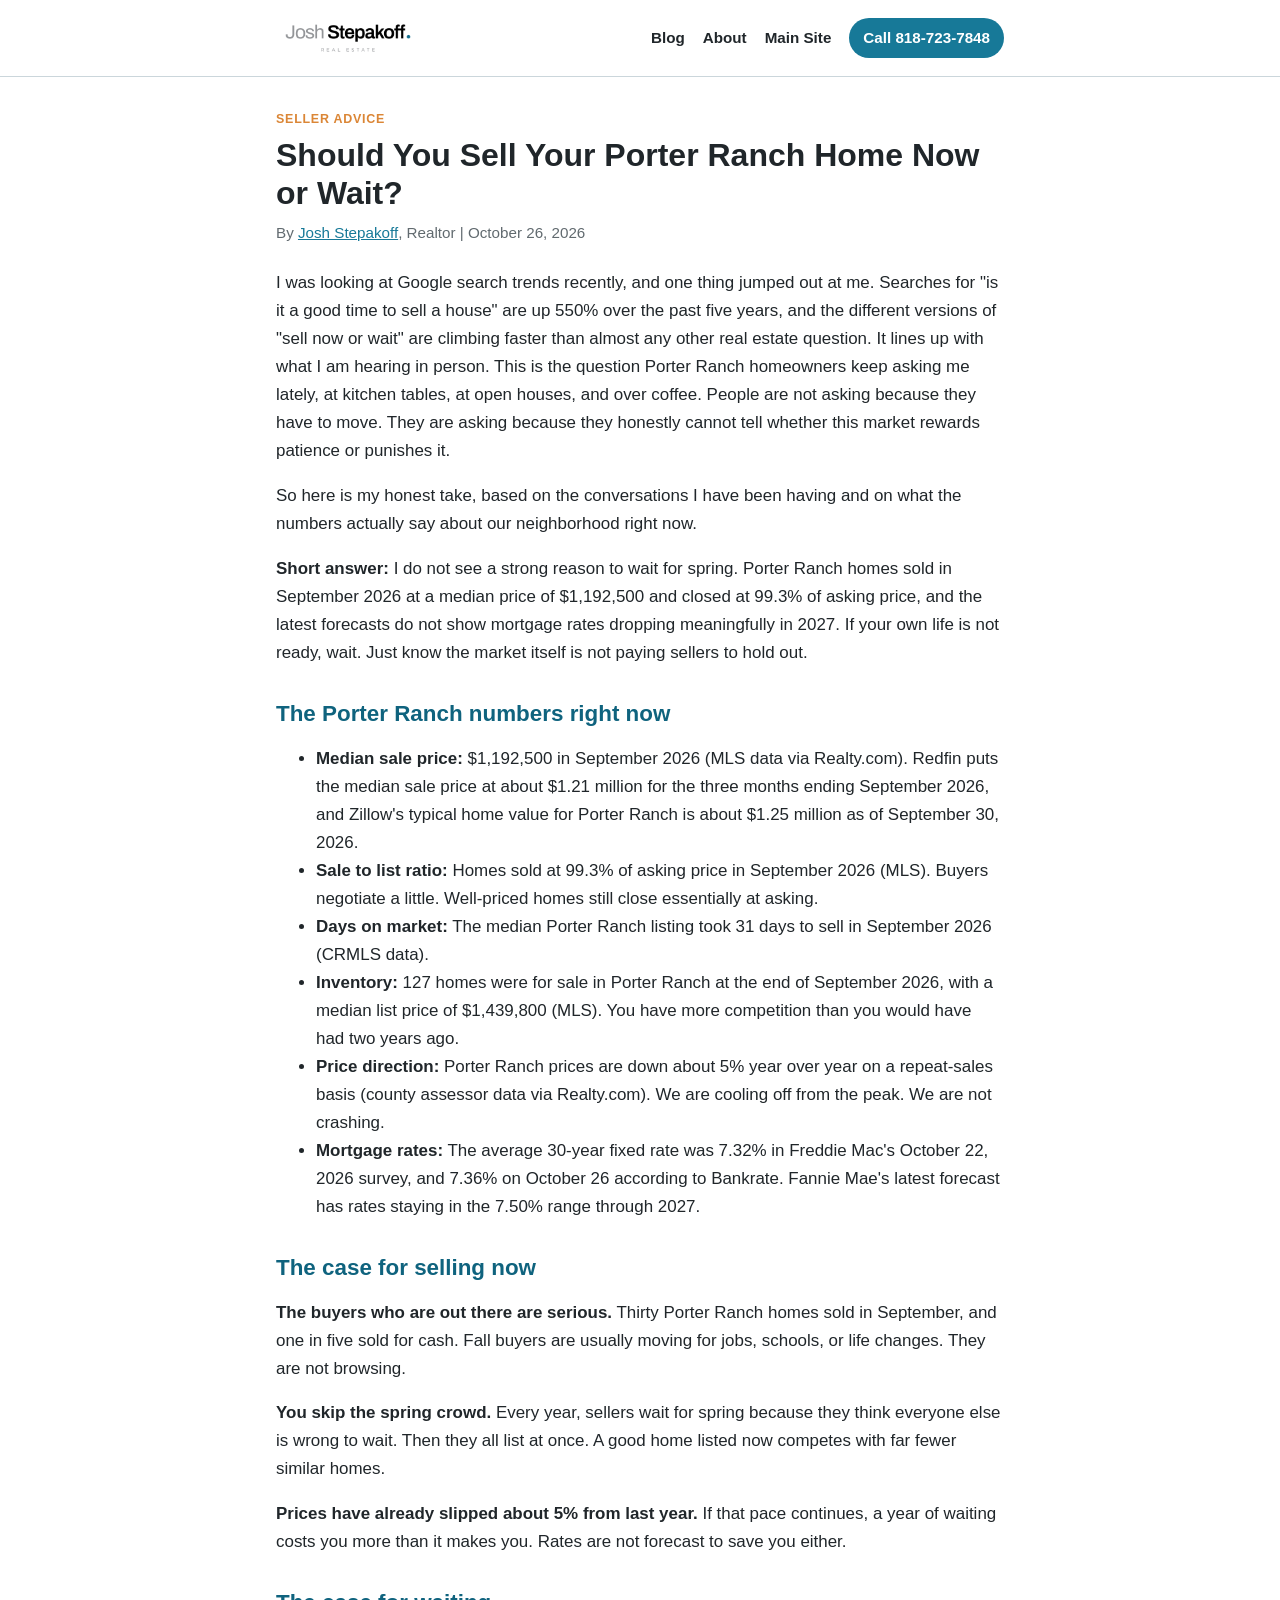
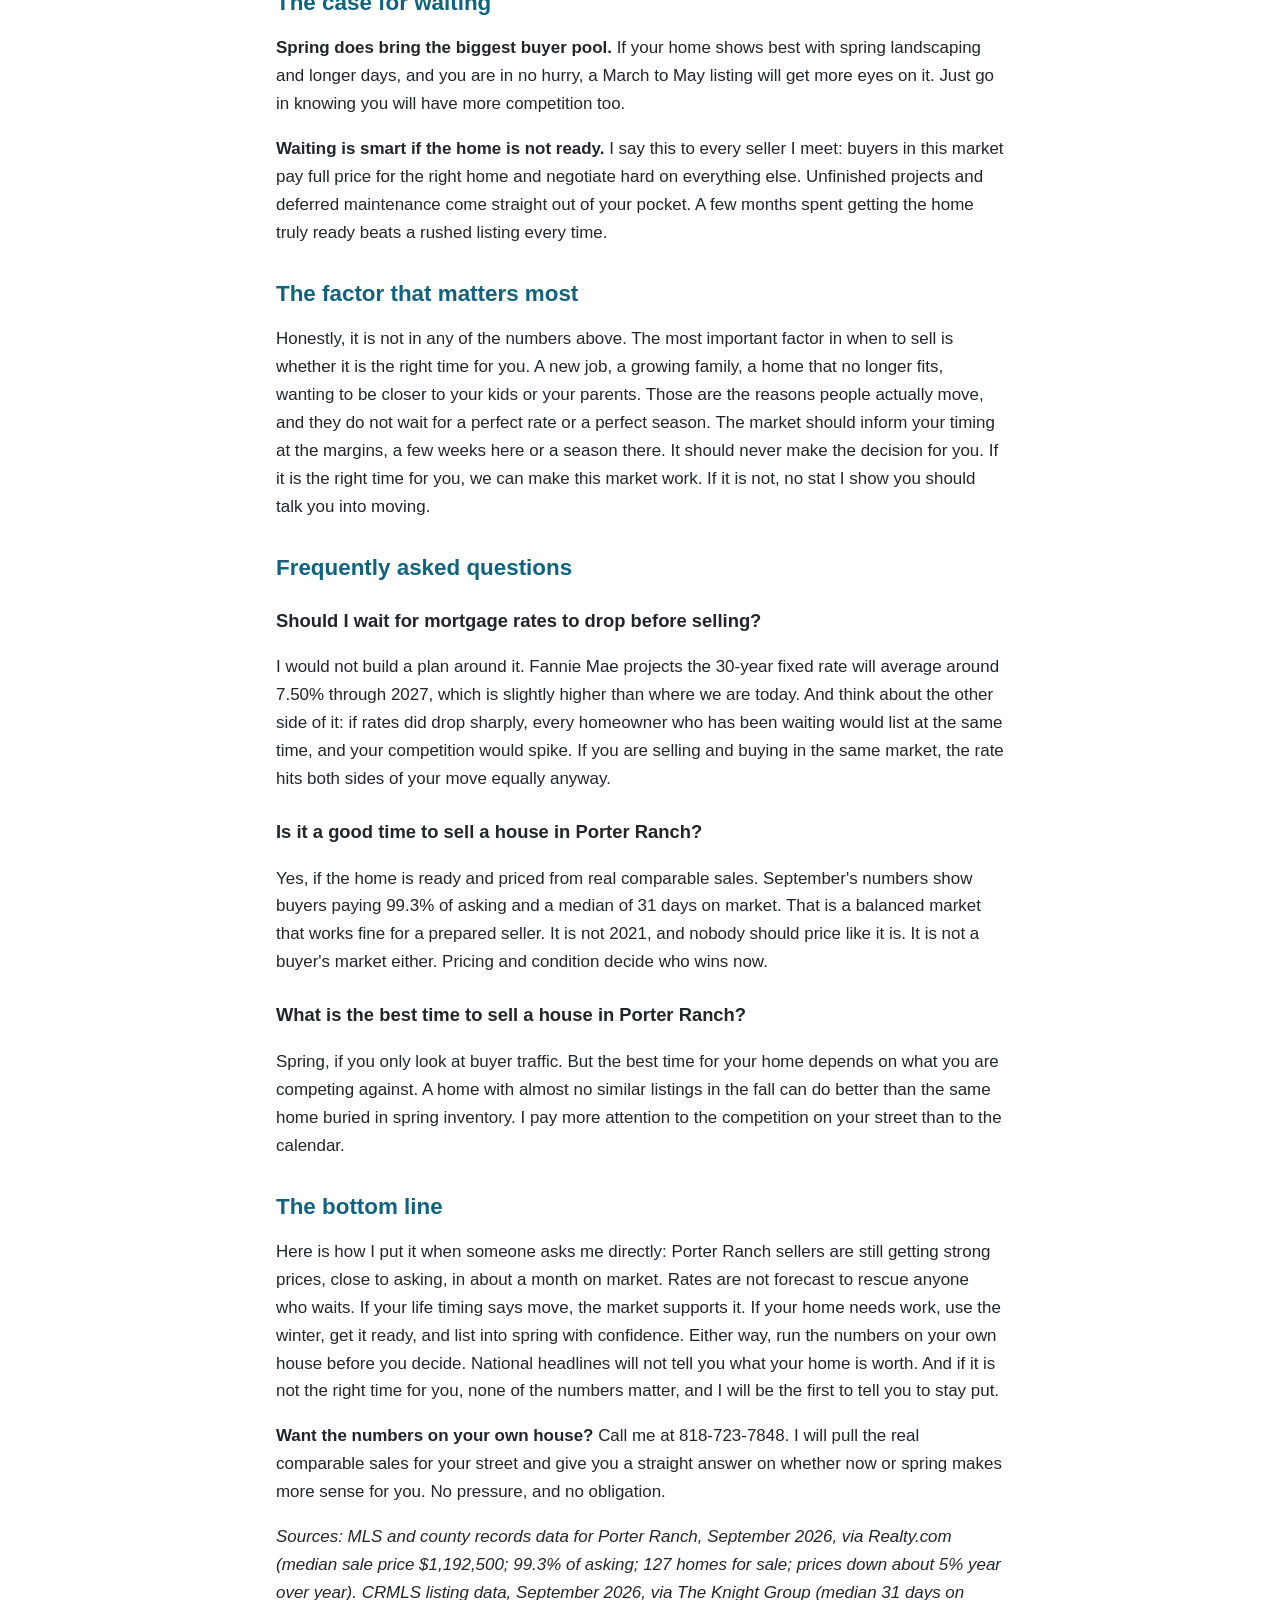
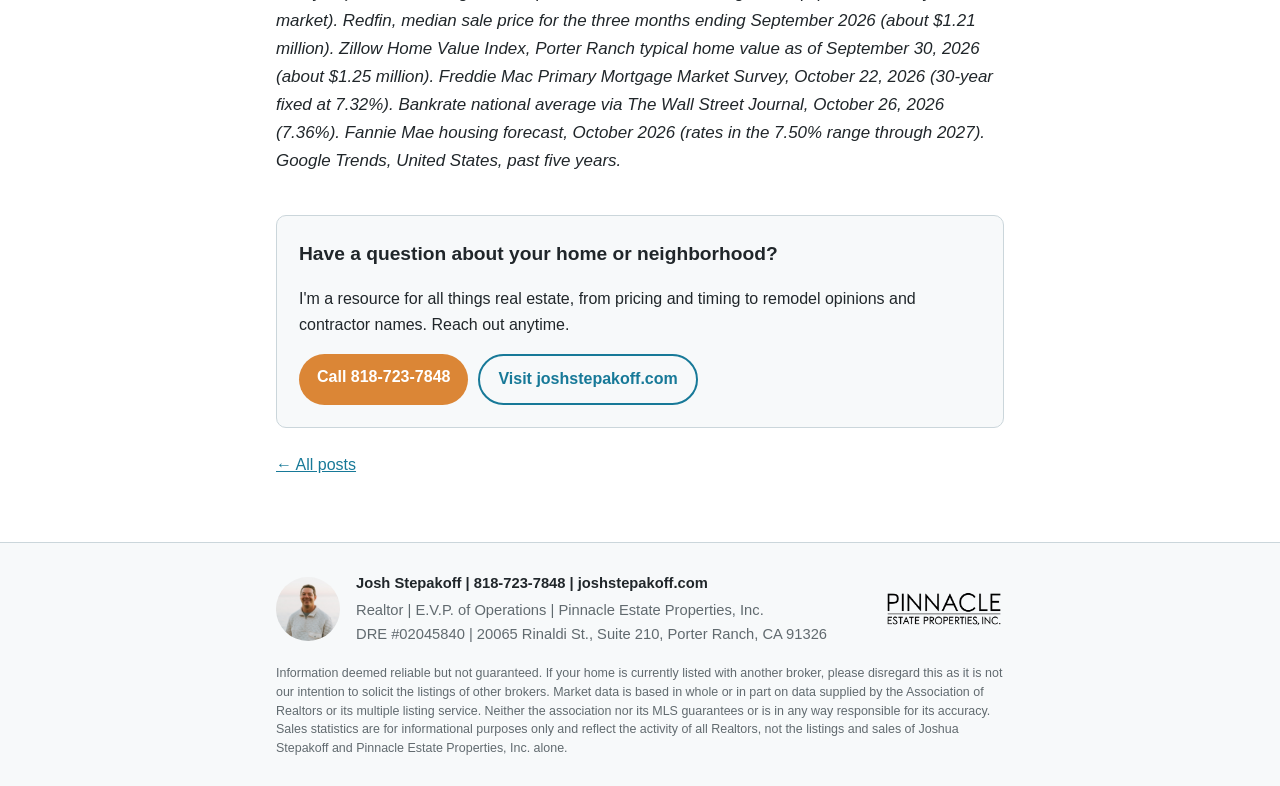
<file: docs/should-you-sell-your-porter-ranch-home-now-or-wait/index.html>
<!doctype html>
<html lang="en">
<head>
  <meta charset="utf-8">
  <meta name="viewport" content="width=device-width, initial-scale=1">
  <title>Should You Sell Your Porter Ranch Home Now or Wait? | Josh Stepakoff</title>
  <meta name="description" content="It is the question I keep hearing from Porter Ranch homeowners, and searches for it are way up. Here are the local numbers that matter: median price, days on market, sale-to-list ratio, mortgage rates, and my honest take on selling now versus waiting.">
  <meta name="author" content="Josh Stepakoff">
  <link rel="canonical" href="https://blog.joshstepakoff.com/should-you-sell-your-porter-ranch-home-now-or-wait/">
  <meta property="og:site_name" content="Josh Stepakoff Real Estate Blog">
  <meta property="og:title" content="Should You Sell Your Porter Ranch Home Now or Wait? | Josh Stepakoff">
  <meta property="og:description" content="It is the question I keep hearing from Porter Ranch homeowners, and searches for it are way up. Here are the local numbers that matter: median price, days on market, sale-to-list ratio, mortgage rates, and my honest take on selling now versus waiting.">
  <meta property="og:url" content="https://blog.joshstepakoff.com/should-you-sell-your-porter-ranch-home-now-or-wait/">
  <meta property="og:type" content="article">
  <meta property="og:image" content="https://blog.joshstepakoff.com/assets/img/headshot.jpg">
  <meta name="twitter:card" content="summary">
  <link rel="alternate" type="application/rss+xml" title="Josh Stepakoff Real Estate Blog" href="https://blog.joshstepakoff.com/feed.xml">
  <link rel="stylesheet" href="/assets/css/style.css">
  <link rel="icon" href="/assets/img/logo.png">
  <script type="application/ld+json">{"@context": "https://schema.org", "@type": "RealEstateAgent", "@id": "https://joshstepakoff.com/#agent", "name": "Josh Stepakoff", "alternateName": "Joshua Stepakoff", "jobTitle": "Realtor", "url": "https://joshstepakoff.com", "image": "https://blog.joshstepakoff.com/assets/img/headshot.jpg", "telephone": "+18187237848", "address": {"@type": "PostalAddress", "streetAddress": "20065 Rinaldi St., Suite 210", "addressLocality": "Porter Ranch", "addressRegion": "CA", "postalCode": "91326", "addressCountry": "US"}, "areaServed": [{"@type": "Place", "name": "Porter Ranch, CA"}, {"@type": "Place", "name": "Northridge, CA"}, {"@type": "Place", "name": "Granada Hills, CA"}, {"@type": "Place", "name": "Chatsworth, CA"}, {"@type": "Place", "name": "San Fernando Valley, CA"}], "parentOrganization": {"@type": "RealEstateAgent", "name": "Pinnacle Estate Properties, Inc."}, "hasCredential": {"@type": "EducationalOccupationalCredential", "credentialCategory": "California DRE License", "identifier": "02045840"}, "sameAs": ["https://joshstepakoff.com", "https://prhomevalue.com", "https://www.instagram.com/jstepakoff/"]}</script>
  <script type="application/ld+json">{"@context": "https://schema.org", "@type": "BlogPosting", "headline": "Should You Sell Your Porter Ranch Home Now or Wait?", "description": "It is the question I keep hearing from Porter Ranch homeowners, and searches for it are way up. Here are the local numbers that matter: median price, days on market, sale-to-list ratio, mortgage rates, and my honest take on selling now versus waiting.", "datePublished": "2026-10-26", "dateModified": "2026-10-26", "mainEntityOfPage": "https://blog.joshstepakoff.com/should-you-sell-your-porter-ranch-home-now-or-wait/", "image": "https://blog.joshstepakoff.com/assets/img/headshot.jpg", "author": {"@type": "Person", "@id": "https://joshstepakoff.com/#agent", "name": "Josh Stepakoff", "url": "https://joshstepakoff.com"}, "publisher": {"@id": "https://joshstepakoff.com/#agent"}}</script>
  <script type="application/ld+json">{"@context": "https://schema.org", "@type": "FAQPage", "mainEntity": [{"@type": "Question", "name": "Should I wait for mortgage rates to drop before selling?", "acceptedAnswer": {"@type": "Answer", "text": "I would not build a plan around it. Fannie Mae projects the 30-year fixed rate will average around 7.50% through 2027, which is slightly higher than where we are today. And think about the other side of it: if rates did drop sharply, every homeowner who has been waiting would list at the same time, and your competition would spike. If you are selling and buying in the same market, the rate hits both sides of your move equally anyway."}}, {"@type": "Question", "name": "Is it a good time to sell a house in Porter Ranch?", "acceptedAnswer": {"@type": "Answer", "text": "Yes, if the home is ready and priced from real comparable sales. September's numbers show buyers paying 99.3% of asking and a median of 31 days on market. That is a balanced market that works fine for a prepared seller. It is not 2021, and nobody should price like it is. It is not a buyer's market either. Pricing and condition decide who wins now."}}, {"@type": "Question", "name": "What is the best time to sell a house in Porter Ranch?", "acceptedAnswer": {"@type": "Answer", "text": "Spring, if you only look at buyer traffic. But the best time for your home depends on what you are competing against. A home with almost no similar listings in the fall can do better than the same home buried in spring inventory. I pay more attention to the competition on your street than to the calendar."}}]}</script>
</head>
<body>
  <header class="site-header">
    <div class="wrap header-row">
      <a class="brand" href="/"><img src="/assets/img/logo.png" alt="Josh Stepakoff Real Estate" class="brand-logo"></a>
      <nav class="nav">
        <a href="/">Blog</a>
        <a href="/about/">About</a>
        <a href="https://joshstepakoff.com">Main Site</a>
        <a class="nav-cta" href="tel:+18187237848">Call 818-723-7848</a>
      </nav>
    </div>
  </header>

  <main class="wrap">
<article class="post">
  
  <header class="post-header">
    <p class="eyebrow">Seller Advice</p>
    <h1>Should You Sell Your Porter Ranch Home Now or Wait?</h1>
    <p class="byline">By <a href="https://joshstepakoff.com">Josh Stepakoff</a>, Realtor | <time datetime="2026-10-26">October 26, 2026</time></p>
  </header>
  <div class="post-body">
<p>I was looking at Google search trends recently, and one thing jumped out at me. Searches for "is it a good time to sell a house" are up 550% over the past five years, and the different versions of "sell now or wait" are climbing faster than almost any other real estate question. It lines up with what I am hearing in person. This is the question Porter Ranch homeowners keep asking me lately, at kitchen tables, at open houses, and over coffee. People are not asking because they have to move. They are asking because they honestly cannot tell whether this market rewards patience or punishes it.</p>
<p>So here is my honest take, based on the conversations I have been having and on what the numbers actually say about our neighborhood right now.</p>
<p><strong>Short answer:</strong> I do not see a strong reason to wait for spring. Porter Ranch homes sold in September 2026 at a median price of $1,192,500 and closed at 99.3% of asking price, and the latest forecasts do not show mortgage rates dropping meaningfully in 2027. If your own life is not ready, wait. Just know the market itself is not paying sellers to hold out.</p>
<h2>The Porter Ranch numbers right now</h2>
<ul>
<li><strong>Median sale price:</strong> $1,192,500 in September 2026 (MLS data via Realty.com). Redfin puts the median sale price at about $1.21 million for the three months ending September 2026, and Zillow's typical home value for Porter Ranch is about $1.25 million as of September 30, 2026.</li>
<li><strong>Sale to list ratio:</strong> Homes sold at 99.3% of asking price in September 2026 (MLS). Buyers negotiate a little. Well-priced homes still close essentially at asking.</li>
<li><strong>Days on market:</strong> The median Porter Ranch listing took 31 days to sell in September 2026 (CRMLS data).</li>
<li><strong>Inventory:</strong> 127 homes were for sale in Porter Ranch at the end of September 2026, with a median list price of $1,439,800 (MLS). You have more competition than you would have had two years ago.</li>
<li><strong>Price direction:</strong> Porter Ranch prices are down about 5% year over year on a repeat-sales basis (county assessor data via Realty.com). We are cooling off from the peak. We are not crashing.</li>
<li><strong>Mortgage rates:</strong> The average 30-year fixed rate was 7.32% in Freddie Mac's October 22, 2026 survey, and 7.36% on October 26 according to Bankrate. Fannie Mae's latest forecast has rates staying in the 7.50% range through 2027.</li>
</ul>
<h2>The case for selling now</h2>
<p><strong>The buyers who are out there are serious.</strong> Thirty Porter Ranch homes sold in September, and one in five sold for cash. Fall buyers are usually moving for jobs, schools, or life changes. They are not browsing.</p>
<p><strong>You skip the spring crowd.</strong> Every year, sellers wait for spring because they think everyone else is wrong to wait. Then they all list at once. A good home listed now competes with far fewer similar homes.</p>
<p><strong>Prices have already slipped about 5% from last year.</strong> If that pace continues, a year of waiting costs you more than it makes you. Rates are not forecast to save you either.</p>
<h2>The case for waiting</h2>
<p><strong>Spring does bring the biggest buyer pool.</strong> If your home shows best with spring landscaping and longer days, and you are in no hurry, a March to May listing will get more eyes on it. Just go in knowing you will have more competition too.</p>
<p><strong>Waiting is smart if the home is not ready.</strong> I say this to every seller I meet: buyers in this market pay full price for the right home and negotiate hard on everything else. Unfinished projects and deferred maintenance come straight out of your pocket. A few months spent getting the home truly ready beats a rushed listing every time.</p>
<h2>The factor that matters most</h2>
<p>Honestly, it is not in any of the numbers above. The most important factor in when to sell is whether it is the right time for you. A new job, a growing family, a home that no longer fits, wanting to be closer to your kids or your parents. Those are the reasons people actually move, and they do not wait for a perfect rate or a perfect season. The market should inform your timing at the margins, a few weeks here or a season there. It should never make the decision for you. If it is the right time for you, we can make this market work. If it is not, no stat I show you should talk you into moving.</p>
<h2>Frequently asked questions</h2>
<h3>Should I wait for mortgage rates to drop before selling?</h3>
<p>I would not build a plan around it. Fannie Mae projects the 30-year fixed rate will average around 7.50% through 2027, which is slightly higher than where we are today. And think about the other side of it: if rates did drop sharply, every homeowner who has been waiting would list at the same time, and your competition would spike. If you are selling and buying in the same market, the rate hits both sides of your move equally anyway.</p>
<h3>Is it a good time to sell a house in Porter Ranch?</h3>
<p>Yes, if the home is ready and priced from real comparable sales. September's numbers show buyers paying 99.3% of asking and a median of 31 days on market. That is a balanced market that works fine for a prepared seller. It is not 2021, and nobody should price like it is. It is not a buyer's market either. Pricing and condition decide who wins now.</p>
<h3>What is the best time to sell a house in Porter Ranch?</h3>
<p>Spring, if you only look at buyer traffic. But the best time for your home depends on what you are competing against. A home with almost no similar listings in the fall can do better than the same home buried in spring inventory. I pay more attention to the competition on your street than to the calendar.</p>
<h2>The bottom line</h2>
<p>Here is how I put it when someone asks me directly: Porter Ranch sellers are still getting strong prices, close to asking, in about a month on market. Rates are not forecast to rescue anyone who waits. If your life timing says move, the market supports it. If your home needs work, use the winter, get it ready, and list into spring with confidence. Either way, run the numbers on your own house before you decide. National headlines will not tell you what your home is worth. And if it is not the right time for you, none of the numbers matter, and I will be the first to tell you to stay put.</p>
<p><strong>Want the numbers on your own house?</strong> Call me at 818-723-7848. I will pull the real comparable sales for your street and give you a straight answer on whether now or spring makes more sense for you. No pressure, and no obligation.</p>
<p><em>Sources: MLS and county records data for Porter Ranch, September 2026, via Realty.com (median sale price $1,192,500; 99.3% of asking; 127 homes for sale; prices down about 5% year over year). CRMLS listing data, September 2026, via The Knight Group (median 31 days on market). Redfin, median sale price for the three months ending September 2026 (about $1.21 million). Zillow Home Value Index, Porter Ranch typical home value as of September 30, 2026 (about $1.25 million). Freddie Mac Primary Mortgage Market Survey, October 22, 2026 (30-year fixed at 7.32%). Bankrate national average via The Wall Street Journal, October 26, 2026 (7.36%). Fannie Mae housing forecast, October 2026 (rates in the 7.50% range through 2027). Google Trends, United States, past five years.</em></p>
  </div>
  <aside class="cta-box">
    <h2>Have a question about your home or neighborhood?</h2>
    <p>I'm a resource for all things real estate, from pricing and timing to remodel opinions and contractor names. Reach out anytime.</p>
    <p class="cta-links"><a class="btn" href="tel:+18187237848">Call 818-723-7848</a> <a class="btn btn-ghost" href="https://joshstepakoff.com">Visit joshstepakoff.com</a></p>
  </aside>
  <p class="back"><a href="/">&larr; All posts</a></p>
</article>
  </main>

  <footer class="site-footer">
    <div class="wrap">
      <div class="footer-id">
        <img class="headshot" src="/assets/img/headshot.jpg" alt="Josh Stepakoff" loading="lazy">
        <div>
          <p class="footer-signature">Josh Stepakoff | <a href="tel:+18187237848">818-723-7848</a> | <a href="https://joshstepakoff.com">joshstepakoff.com</a></p>
          <p class="footer-meta">Realtor | E.V.P. of Operations | Pinnacle Estate Properties, Inc.</p>
          <p class="footer-meta">DRE #02045840 | 20065 Rinaldi St., Suite 210, Porter Ranch, CA 91326</p>
        </div>
        <img class="broker-logo" src="/assets/img/pinnacle-logo.png" alt="Pinnacle Estate Properties" loading="lazy">
      </div>
      <p class="footer-disclaimer">Information deemed reliable but not guaranteed. If your home is currently listed with another broker, please disregard this as it is not our intention to solicit the listings of other brokers. Market data is based in whole or in part on data supplied by the Association of Realtors or its multiple listing service. Neither the association nor its MLS guarantees or is in any way responsible for its accuracy. Sales statistics are for informational purposes only and reflect the activity of all Realtors, not the listings and sales of Joshua Stepakoff and Pinnacle Estate Properties, Inc. alone.</p>
    </div>
  </footer>
</body>
</html>
</file>
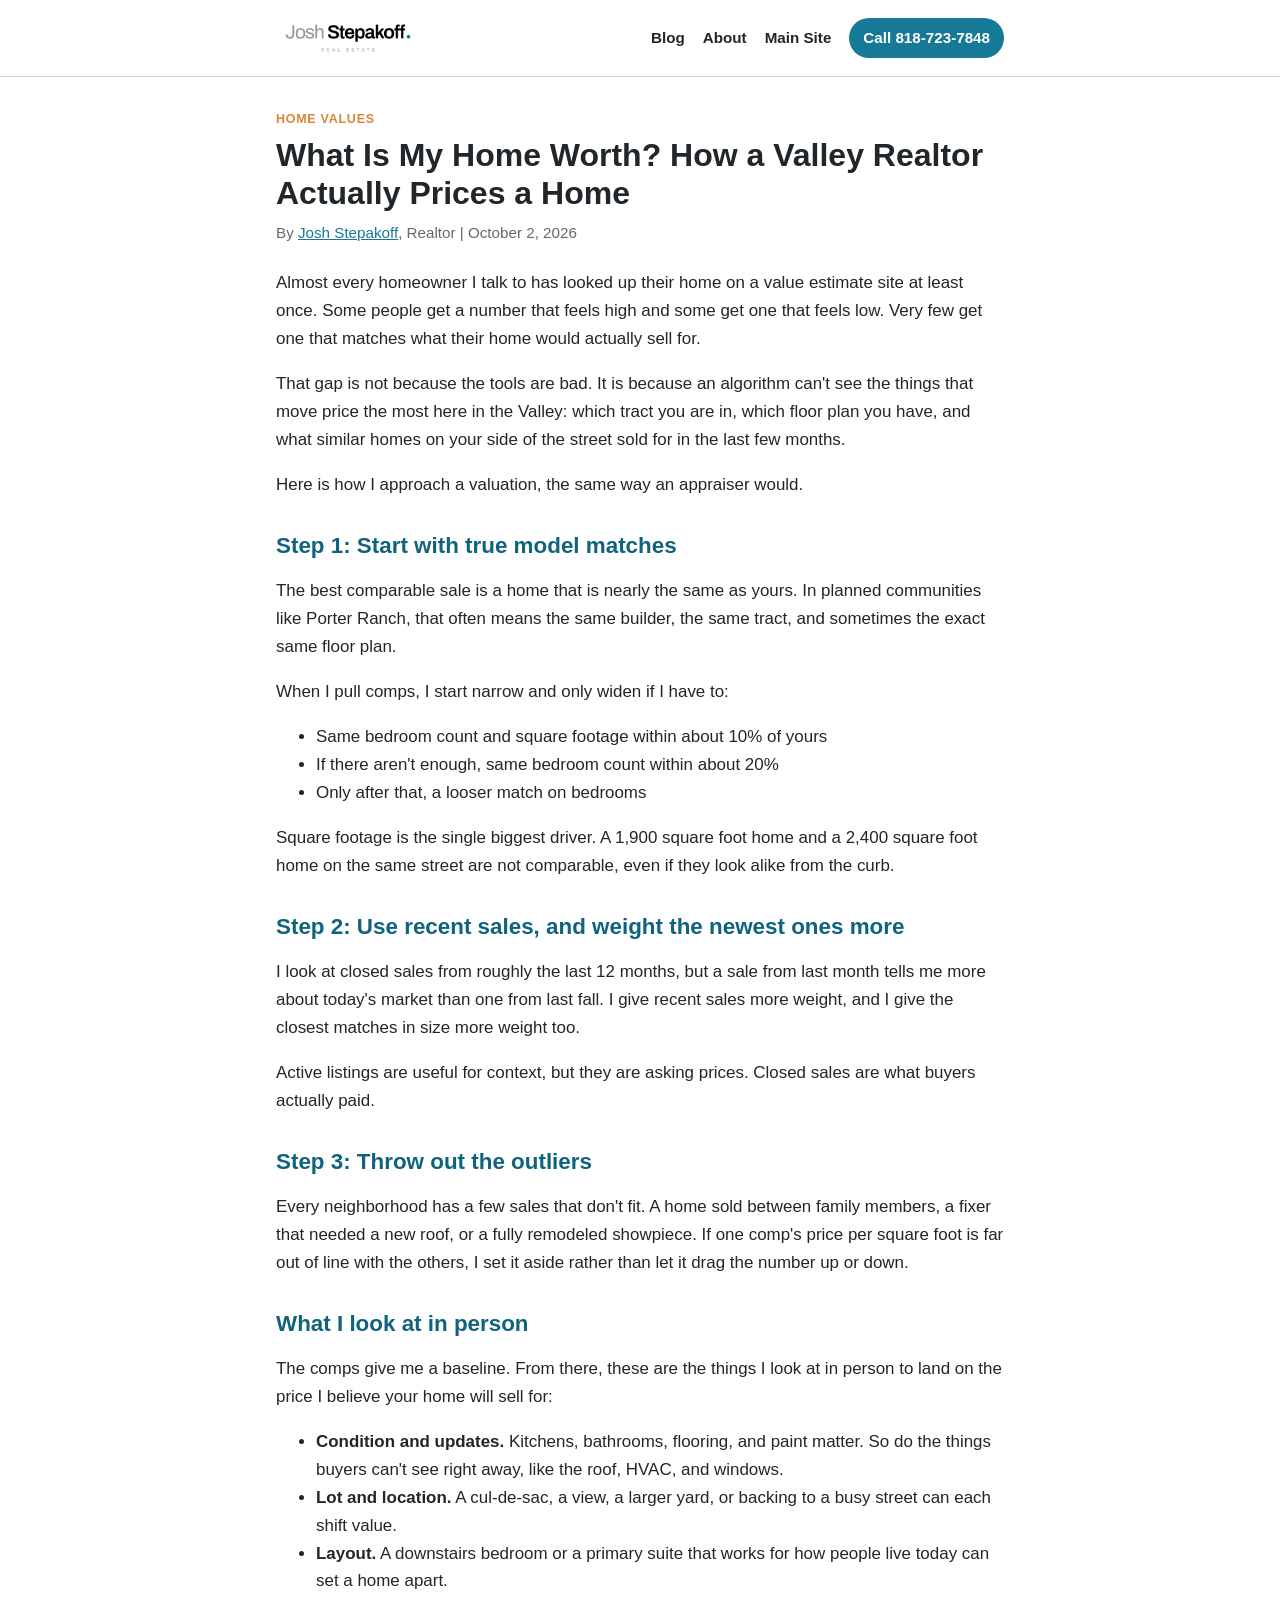
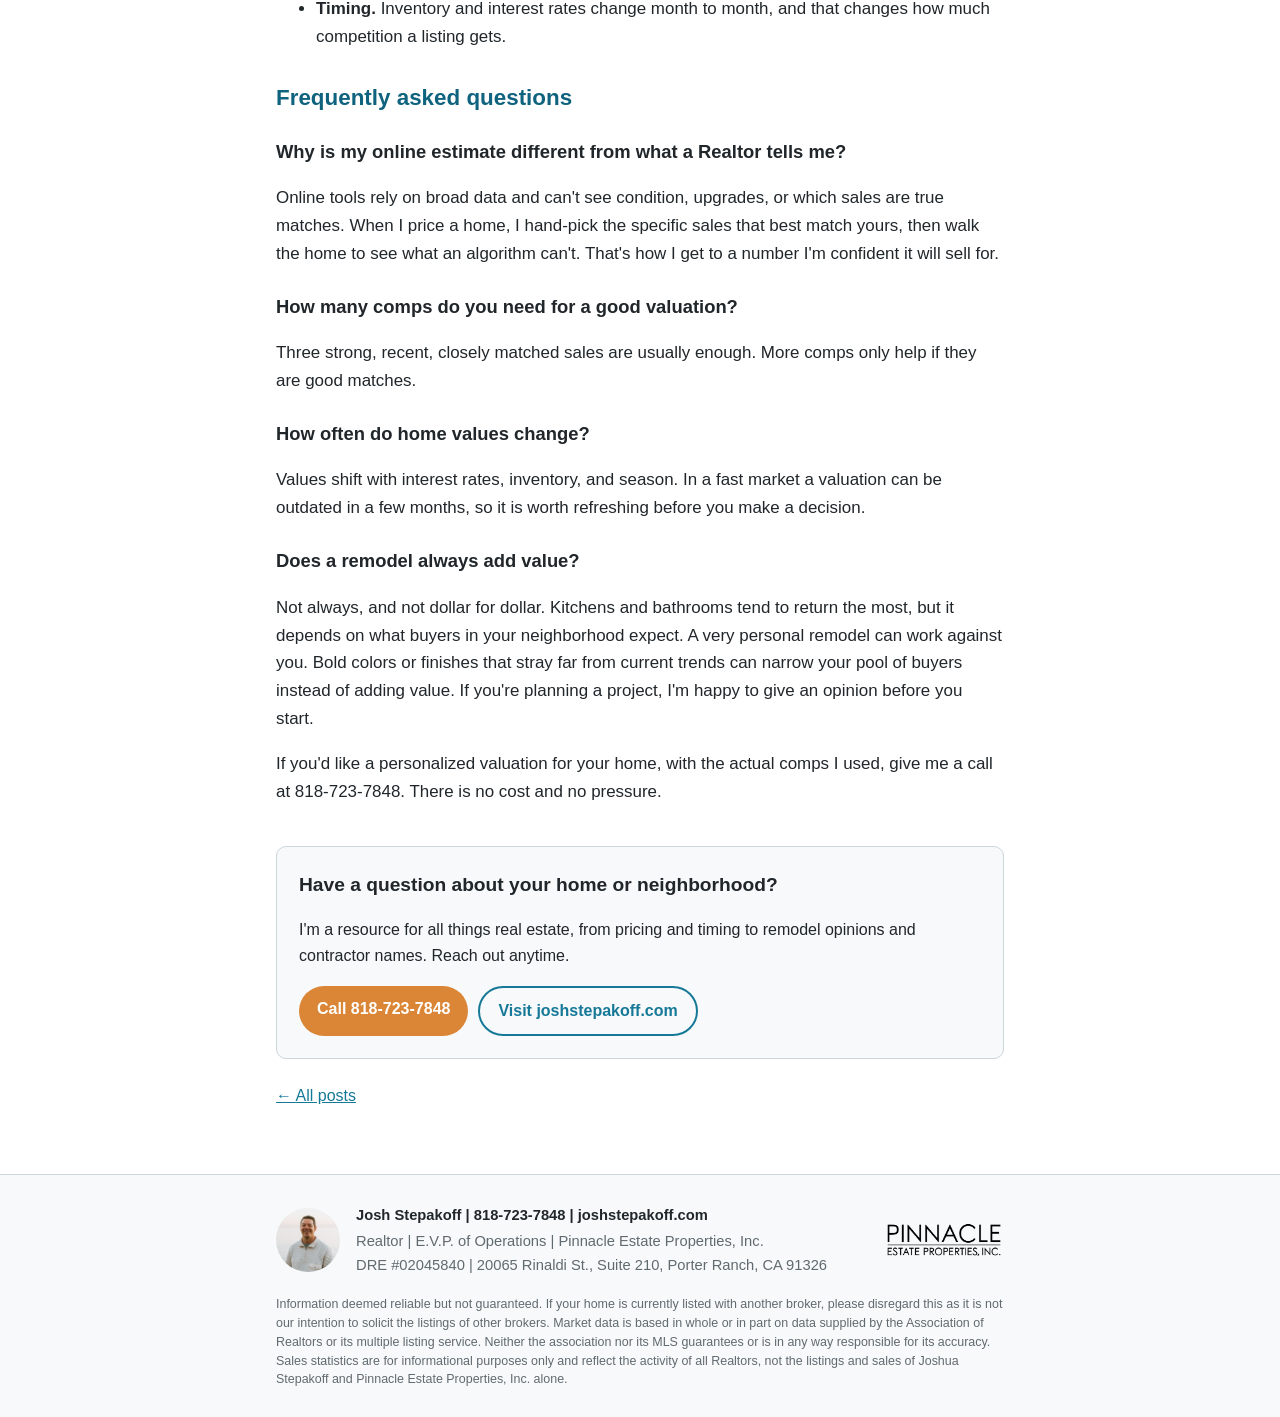
<file: docs/what-is-my-valley-home-worth/index.html>
<!doctype html>
<html lang="en">
<head>
  <meta charset="utf-8">
  <meta name="viewport" content="width=device-width, initial-scale=1">
  <title>What Is My Home Worth? How a Valley Realtor Actually Prices a Home | Josh Stepakoff</title>
  <meta name="description" content="Online estimates are a starting point, not an answer. Here is the comp-based method I use to value homes in Porter Ranch and across the San Fernando Valley, and what I look at to land on the price your home will actually sell for.">
  <meta name="author" content="Josh Stepakoff">
  <link rel="canonical" href="https://blog.joshstepakoff.com/what-is-my-valley-home-worth/">
  <meta property="og:site_name" content="Josh Stepakoff Real Estate Blog">
  <meta property="og:title" content="What Is My Home Worth? How a Valley Realtor Actually Prices a Home | Josh Stepakoff">
  <meta property="og:description" content="Online estimates are a starting point, not an answer. Here is the comp-based method I use to value homes in Porter Ranch and across the San Fernando Valley, and what I look at to land on the price your home will actually sell for.">
  <meta property="og:url" content="https://blog.joshstepakoff.com/what-is-my-valley-home-worth/">
  <meta property="og:type" content="article">
  <meta property="og:image" content="https://blog.joshstepakoff.com/assets/img/headshot.jpg">
  <meta name="twitter:card" content="summary">
  <link rel="alternate" type="application/rss+xml" title="Josh Stepakoff Real Estate Blog" href="https://blog.joshstepakoff.com/feed.xml">
  <link rel="stylesheet" href="/assets/css/style.css">
  <link rel="icon" href="/assets/img/logo.png">
  <script type="application/ld+json">{"@context": "https://schema.org", "@type": "RealEstateAgent", "@id": "https://joshstepakoff.com/#agent", "name": "Josh Stepakoff", "alternateName": "Joshua Stepakoff", "jobTitle": "Realtor", "url": "https://joshstepakoff.com", "image": "https://blog.joshstepakoff.com/assets/img/headshot.jpg", "telephone": "+18187237848", "address": {"@type": "PostalAddress", "streetAddress": "20065 Rinaldi St., Suite 210", "addressLocality": "Porter Ranch", "addressRegion": "CA", "postalCode": "91326", "addressCountry": "US"}, "areaServed": [{"@type": "Place", "name": "Porter Ranch, CA"}, {"@type": "Place", "name": "Northridge, CA"}, {"@type": "Place", "name": "Granada Hills, CA"}, {"@type": "Place", "name": "Chatsworth, CA"}, {"@type": "Place", "name": "San Fernando Valley, CA"}], "parentOrganization": {"@type": "RealEstateAgent", "name": "Pinnacle Estate Properties, Inc."}, "hasCredential": {"@type": "EducationalOccupationalCredential", "credentialCategory": "California DRE License", "identifier": "02045840"}, "sameAs": ["https://joshstepakoff.com", "https://prhomevalue.com", "https://www.instagram.com/jstepakoff/"]}</script>
  <script type="application/ld+json">{"@context": "https://schema.org", "@type": "BlogPosting", "headline": "What Is My Home Worth? How a Valley Realtor Actually Prices a Home", "description": "Online estimates are a starting point, not an answer. Here is the comp-based method I use to value homes in Porter Ranch and across the San Fernando Valley, and what I look at to land on the price your home will actually sell for.", "datePublished": "2026-10-02", "dateModified": "2026-10-02", "mainEntityOfPage": "https://blog.joshstepakoff.com/what-is-my-valley-home-worth/", "image": "https://blog.joshstepakoff.com/assets/img/headshot.jpg", "author": {"@type": "Person", "@id": "https://joshstepakoff.com/#agent", "name": "Josh Stepakoff", "url": "https://joshstepakoff.com"}, "publisher": {"@id": "https://joshstepakoff.com/#agent"}}</script>
  <script type="application/ld+json">{"@context": "https://schema.org", "@type": "FAQPage", "mainEntity": [{"@type": "Question", "name": "Why is my online estimate different from what a Realtor tells me?", "acceptedAnswer": {"@type": "Answer", "text": "Online tools rely on broad data and can't see condition, upgrades, or which sales are true matches. When I price a home, I hand-pick the specific sales that best match yours, then walk the home to see what an algorithm can't. That's how I get to a number I'm confident it will sell for."}}, {"@type": "Question", "name": "How many comps do you need for a good valuation?", "acceptedAnswer": {"@type": "Answer", "text": "Three strong, recent, closely matched sales are usually enough. More comps only help if they are good matches."}}, {"@type": "Question", "name": "How often do home values change?", "acceptedAnswer": {"@type": "Answer", "text": "Values shift with interest rates, inventory, and season. In a fast market a valuation can be outdated in a few months, so it is worth refreshing before you make a decision."}}, {"@type": "Question", "name": "Does a remodel always add value?", "acceptedAnswer": {"@type": "Answer", "text": "Not always, and not dollar for dollar. Kitchens and bathrooms tend to return the most, but it depends on what buyers in your neighborhood expect. A very personal remodel can work against you. Bold colors or finishes that stray far from current trends can narrow your pool of buyers instead of adding value. If you're planning a project, I'm happy to give an opinion before you start. If you'd like a personalized valuation for your home, with the actual comps I used, give me a call at 818-723-7848. There is no cost and no pressure."}}]}</script>
</head>
<body>
  <header class="site-header">
    <div class="wrap header-row">
      <a class="brand" href="/"><img src="/assets/img/logo.png" alt="Josh Stepakoff Real Estate" class="brand-logo"></a>
      <nav class="nav">
        <a href="/">Blog</a>
        <a href="/about/">About</a>
        <a href="https://joshstepakoff.com">Main Site</a>
        <a class="nav-cta" href="tel:+18187237848">Call 818-723-7848</a>
      </nav>
    </div>
  </header>

  <main class="wrap">
<article class="post">
  
  <header class="post-header">
    <p class="eyebrow">Home Values</p>
    <h1>What Is My Home Worth? How a Valley Realtor Actually Prices a Home</h1>
    <p class="byline">By <a href="https://joshstepakoff.com">Josh Stepakoff</a>, Realtor | <time datetime="2026-10-02">October 2, 2026</time></p>
  </header>
  <div class="post-body">
<p>Almost every homeowner I talk to has looked up their home on a value estimate site at least once. Some people get a number that feels high and some get one that feels low. Very few get one that matches what their home would actually sell for.</p>
<p>That gap is not because the tools are bad. It is because an algorithm can't see the things that move price the most here in the Valley: which tract you are in, which floor plan you have, and what similar homes on your side of the street sold for in the last few months.</p>
<p>Here is how I approach a valuation, the same way an appraiser would.</p>
<h2>Step 1: Start with true model matches</h2>
<p>The best comparable sale is a home that is nearly the same as yours. In planned communities like Porter Ranch, that often means the same builder, the same tract, and sometimes the exact same floor plan.</p>
<p>When I pull comps, I start narrow and only widen if I have to:</p>
<ul>
<li>Same bedroom count and square footage within about 10% of yours</li>
<li>If there aren't enough, same bedroom count within about 20%</li>
<li>Only after that, a looser match on bedrooms</li>
</ul>
<p>Square footage is the single biggest driver. A 1,900 square foot home and a 2,400 square foot home on the same street are not comparable, even if they look alike from the curb.</p>
<h2>Step 2: Use recent sales, and weight the newest ones more</h2>
<p>I look at closed sales from roughly the last 12 months, but a sale from last month tells me more about today's market than one from last fall. I give recent sales more weight, and I give the closest matches in size more weight too.</p>
<p>Active listings are useful for context, but they are asking prices. Closed sales are what buyers actually paid.</p>
<h2>Step 3: Throw out the outliers</h2>
<p>Every neighborhood has a few sales that don't fit. A home sold between family members, a fixer that needed a new roof, or a fully remodeled showpiece. If one comp's price per square foot is far out of line with the others, I set it aside rather than let it drag the number up or down.</p>
<h2>What I look at in person</h2>
<p>The comps give me a baseline. From there, these are the things I look at in person to land on the price I believe your home will sell for:</p>
<ul>
<li><strong>Condition and updates.</strong> Kitchens, bathrooms, flooring, and paint matter. So do the things buyers can't see right away, like the roof, HVAC, and windows.</li>
<li><strong>Lot and location.</strong> A cul-de-sac, a view, a larger yard, or backing to a busy street can each shift value.</li>
<li><strong>Layout.</strong> A downstairs bedroom or a primary suite that works for how people live today can set a home apart.</li>
<li><strong>Timing.</strong> Inventory and interest rates change month to month, and that changes how much competition a listing gets.</li>
</ul>
<h2>Frequently asked questions</h2>
<h3>Why is my online estimate different from what a Realtor tells me?</h3>
<p>Online tools rely on broad data and can't see condition, upgrades, or which sales are true matches. When I price a home, I hand-pick the specific sales that best match yours, then walk the home to see what an algorithm can't. That's how I get to a number I'm confident it will sell for.</p>
<h3>How many comps do you need for a good valuation?</h3>
<p>Three strong, recent, closely matched sales are usually enough. More comps only help if they are good matches.</p>
<h3>How often do home values change?</h3>
<p>Values shift with interest rates, inventory, and season. In a fast market a valuation can be outdated in a few months, so it is worth refreshing before you make a decision.</p>
<h3>Does a remodel always add value?</h3>
<p>Not always, and not dollar for dollar. Kitchens and bathrooms tend to return the most, but it depends on what buyers in your neighborhood expect. A very personal remodel can work against you. Bold colors or finishes that stray far from current trends can narrow your pool of buyers instead of adding value. If you're planning a project, I'm happy to give an opinion before you start.</p>
<p>If you'd like a personalized valuation for your home, with the actual comps I used, give me a call at 818-723-7848. There is no cost and no pressure.</p>
  </div>
  <aside class="cta-box">
    <h2>Have a question about your home or neighborhood?</h2>
    <p>I'm a resource for all things real estate, from pricing and timing to remodel opinions and contractor names. Reach out anytime.</p>
    <p class="cta-links"><a class="btn" href="tel:+18187237848">Call 818-723-7848</a> <a class="btn btn-ghost" href="https://joshstepakoff.com">Visit joshstepakoff.com</a></p>
  </aside>
  <p class="back"><a href="/">&larr; All posts</a></p>
</article>
  </main>

  <footer class="site-footer">
    <div class="wrap">
      <div class="footer-id">
        <img class="headshot" src="/assets/img/headshot.jpg" alt="Josh Stepakoff" loading="lazy">
        <div>
          <p class="footer-signature">Josh Stepakoff | <a href="tel:+18187237848">818-723-7848</a> | <a href="https://joshstepakoff.com">joshstepakoff.com</a></p>
          <p class="footer-meta">Realtor | E.V.P. of Operations | Pinnacle Estate Properties, Inc.</p>
          <p class="footer-meta">DRE #02045840 | 20065 Rinaldi St., Suite 210, Porter Ranch, CA 91326</p>
        </div>
        <img class="broker-logo" src="/assets/img/pinnacle-logo.png" alt="Pinnacle Estate Properties" loading="lazy">
      </div>
      <p class="footer-disclaimer">Information deemed reliable but not guaranteed. If your home is currently listed with another broker, please disregard this as it is not our intention to solicit the listings of other brokers. Market data is based in whole or in part on data supplied by the Association of Realtors or its multiple listing service. Neither the association nor its MLS guarantees or is in any way responsible for its accuracy. Sales statistics are for informational purposes only and reflect the activity of all Realtors, not the listings and sales of Joshua Stepakoff and Pinnacle Estate Properties, Inc. alone.</p>
    </div>
  </footer>
</body>
</html>
</file>
<file: assets/css/style.css>
:root {
  --teal: #177998;
  --teal-dark: #0f637e;
  --dark: #20262a;
  --gray: #616a6f;
  --orange: #db8636;
  --divider: #cbd6db;
  --bg: #ffffff;
  --soft: #f7f9fa;
  --radius: 10px;
}
* { box-sizing: border-box; }
html { -webkit-text-size-adjust: 100%; }
body {
  margin: 0;
  font-family: -apple-system, BlinkMacSystemFont, "Segoe UI", Roboto, Helvetica, Arial, sans-serif;
  color: var(--dark);
  background: var(--bg);
  line-height: 1.65;
  -webkit-font-smoothing: antialiased;
}
a { color: var(--teal); }
a:hover { color: var(--teal-dark); }
img { max-width: 100%; height: auto; }
.wrap { max-width: 760px; margin: 0 auto; padding: 0 16px; }

/* Header */
.site-header { border-bottom: 1px solid var(--divider); background: #fff; }
.header-row { display: flex; align-items: center; justify-content: space-between; gap: 16px; flex-wrap: wrap; padding-top: 14px; padding-bottom: 14px; }
.brand-logo { height: 48px; width: auto; display: block; }
.nav { display: flex; gap: 18px; align-items: center; flex-wrap: wrap; font-size: 0.95rem; }
.nav a { color: var(--dark); text-decoration: none; font-weight: 600; }
.nav a:hover { color: var(--teal); }
.nav .nav-cta { background: var(--teal); color: #fff; padding: 7px 14px; border-radius: 999px; }
.nav .nav-cta:hover { background: var(--teal-dark); color: #fff; }

main.wrap { padding-top: 32px; padding-bottom: 48px; }

/* Home */
.intro h1 { color: var(--orange); font-size: 2rem; line-height: 1.2; margin: 0 0 10px; }
.lede { color: var(--gray); font-size: 1.1rem; margin: 0 0 28px; }
.post-card { border-top: 1px solid var(--divider); padding: 22px 0; }
.post-card h2 { margin: 2px 0 4px; font-size: 1.35rem; line-height: 1.3; }
.post-card h2 a { color: var(--dark); text-decoration: none; }
.post-card h2 a:hover { color: var(--teal); }
.card-date { color: var(--gray); font-size: 0.88rem; margin: 0 0 8px; }
.read-more { font-weight: 600; text-decoration: none; }
.eyebrow { color: var(--orange); text-transform: uppercase; letter-spacing: 0.06em; font-size: 0.78rem; font-weight: 700; margin: 0; }
.empty { color: var(--gray); }

/* Post */
.post-header h1 { font-size: 2rem; line-height: 1.2; margin: 6px 0 8px; }
.byline { color: var(--gray); font-size: 0.95rem; margin: 0 0 24px; }
.post-body { font-size: 1.06rem; }
.post-body h2 { color: var(--teal-dark); font-size: 1.4rem; margin: 32px 0 8px; line-height: 1.3; }
.post-body h3 { font-size: 1.15rem; margin: 24px 0 6px; }
.post-body table { width: 100%; border-collapse: collapse; margin: 16px 0; font-size: 0.95rem; display: block; overflow-x: auto; }
.post-body th, .post-body td { text-align: left; padding: 8px 10px; border-bottom: 1px solid var(--divider); }
.post-body th { color: var(--gray); font-weight: 600; }
.post-body blockquote { margin: 20px 0; padding: 12px 16px; border-left: 4px solid var(--orange); background: var(--soft); }
.cta-box { margin: 40px 0 16px; padding: 22px; background: var(--soft); border-radius: var(--radius); border: 1px solid var(--divider); }
.cta-box h2 { margin: 0 0 6px; font-size: 1.2rem; color: var(--dark); }
.cta-links { display: flex; gap: 10px; flex-wrap: wrap; margin: 14px 0 0; }
.btn { display: inline-block; background: var(--orange); color: #fff; text-decoration: none; font-weight: 700; padding: 10px 18px; border-radius: 999px; }
.btn:hover { color: #fff; filter: brightness(0.95); }
.btn-ghost { background: transparent; color: var(--teal); border: 2px solid var(--teal); }
.btn-ghost:hover { color: var(--teal-dark); }
.back { margin-top: 24px; }
.about-photo { width: 160px; border-radius: 50%; float: right; margin: 0 0 12px 20px; }
.about h1 { color: var(--orange); }

/* Footer */
.site-footer { border-top: 1px solid var(--divider); background: var(--soft); padding: 28px 0; font-size: 0.92rem; }
.footer-id { display: flex; align-items: center; gap: 16px; flex-wrap: wrap; }
.headshot { width: 64px; height: 64px; border-radius: 50%; object-fit: cover; }
.footer-signature { font-weight: 700; margin: 0 0 2px; }
.footer-signature a { color: var(--dark); text-decoration: none; }
.footer-meta { color: var(--gray); margin: 0; }
.broker-logo { height: 40px; width: auto; margin-left: auto; }
.footer-disclaimer { color: var(--gray); font-size: 0.78rem; line-height: 1.5; margin: 18px 0 0; }

@media (max-width: 560px) {
  .intro h1, .post-header h1 { font-size: 1.6rem; }
  .nav { gap: 12px; font-size: 0.9rem; }
  .broker-logo { margin-left: 0; }
  .about-photo { float: none; display: block; margin: 0 auto 16px; }
}
.draft-flag { display:inline-block; background:#db8636; color:#fff; font-weight:700; font-size:.75rem; padding:3px 10px; border-radius:999px; letter-spacing:.06em; margin:0 0 8px; }
body { min-height: 100vh; display: flex; flex-direction: column; }
main.wrap { flex: 1; width: 100%; }
</file>
